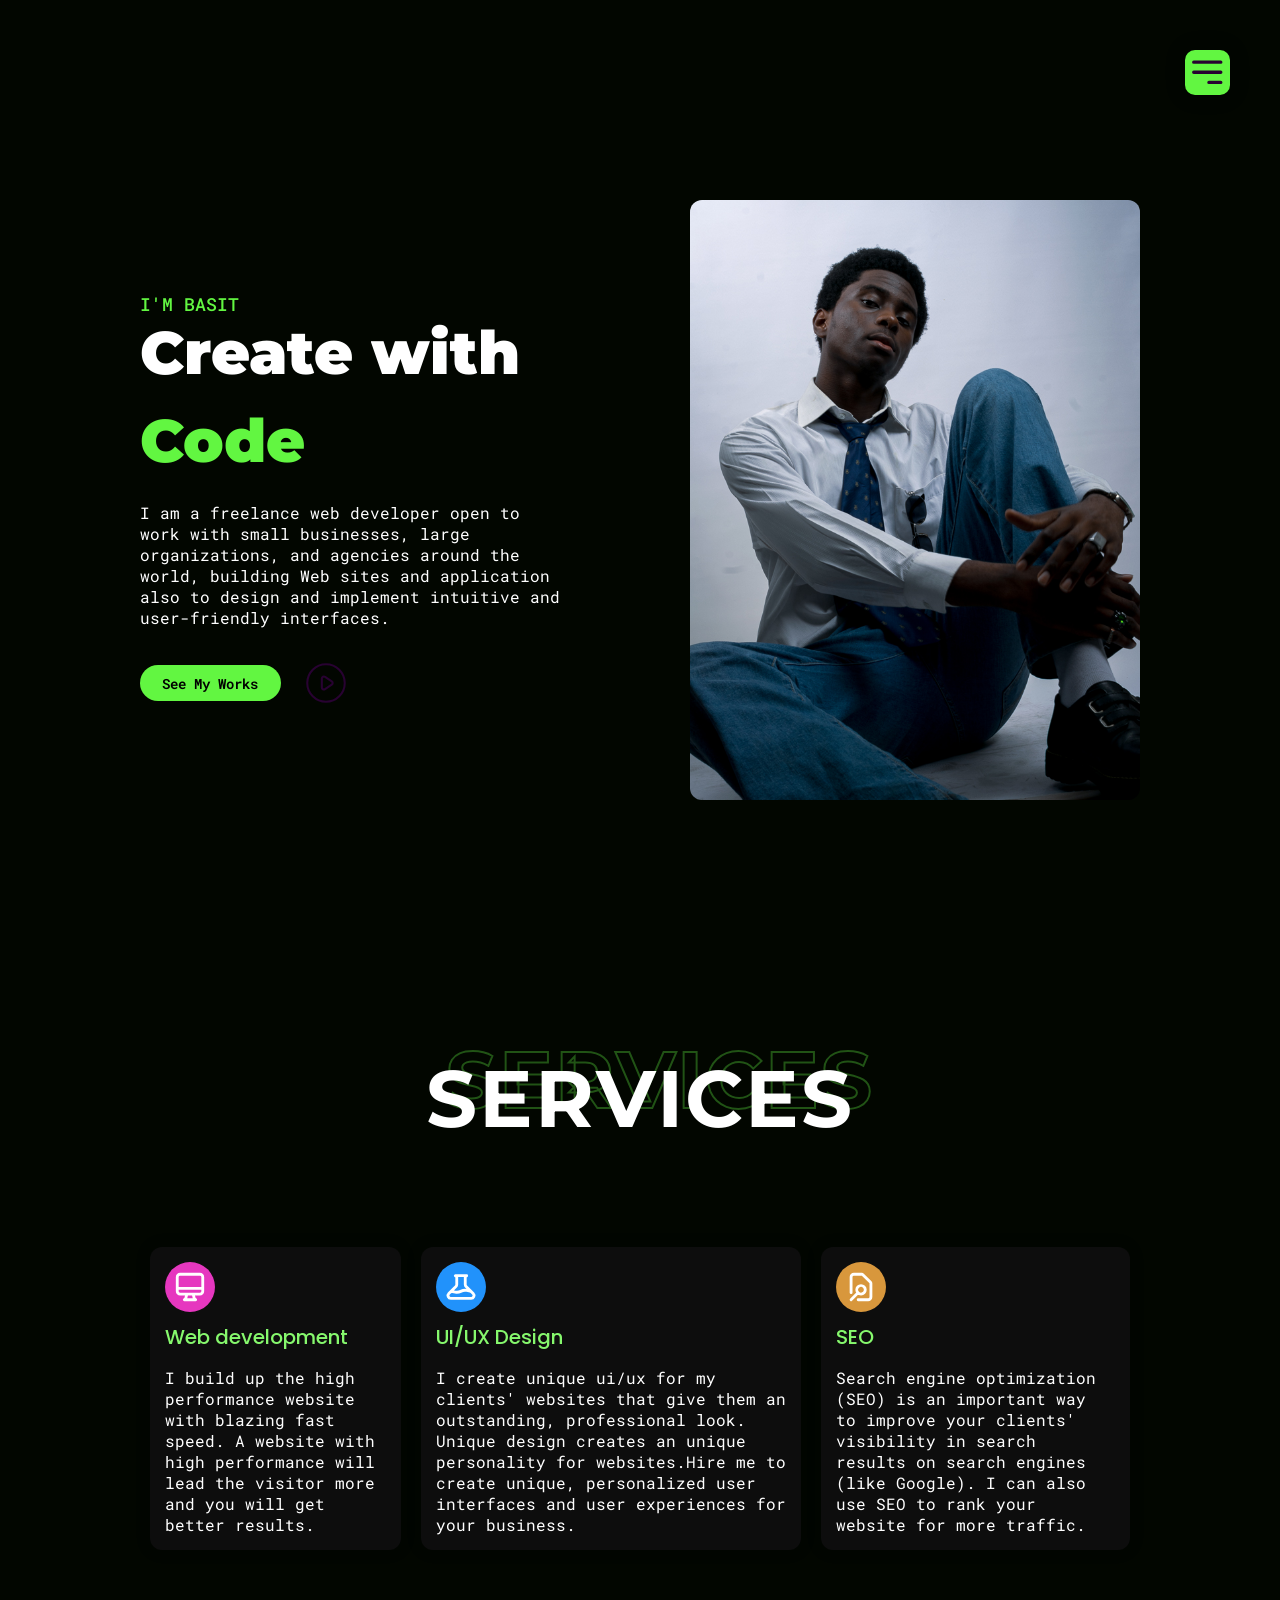
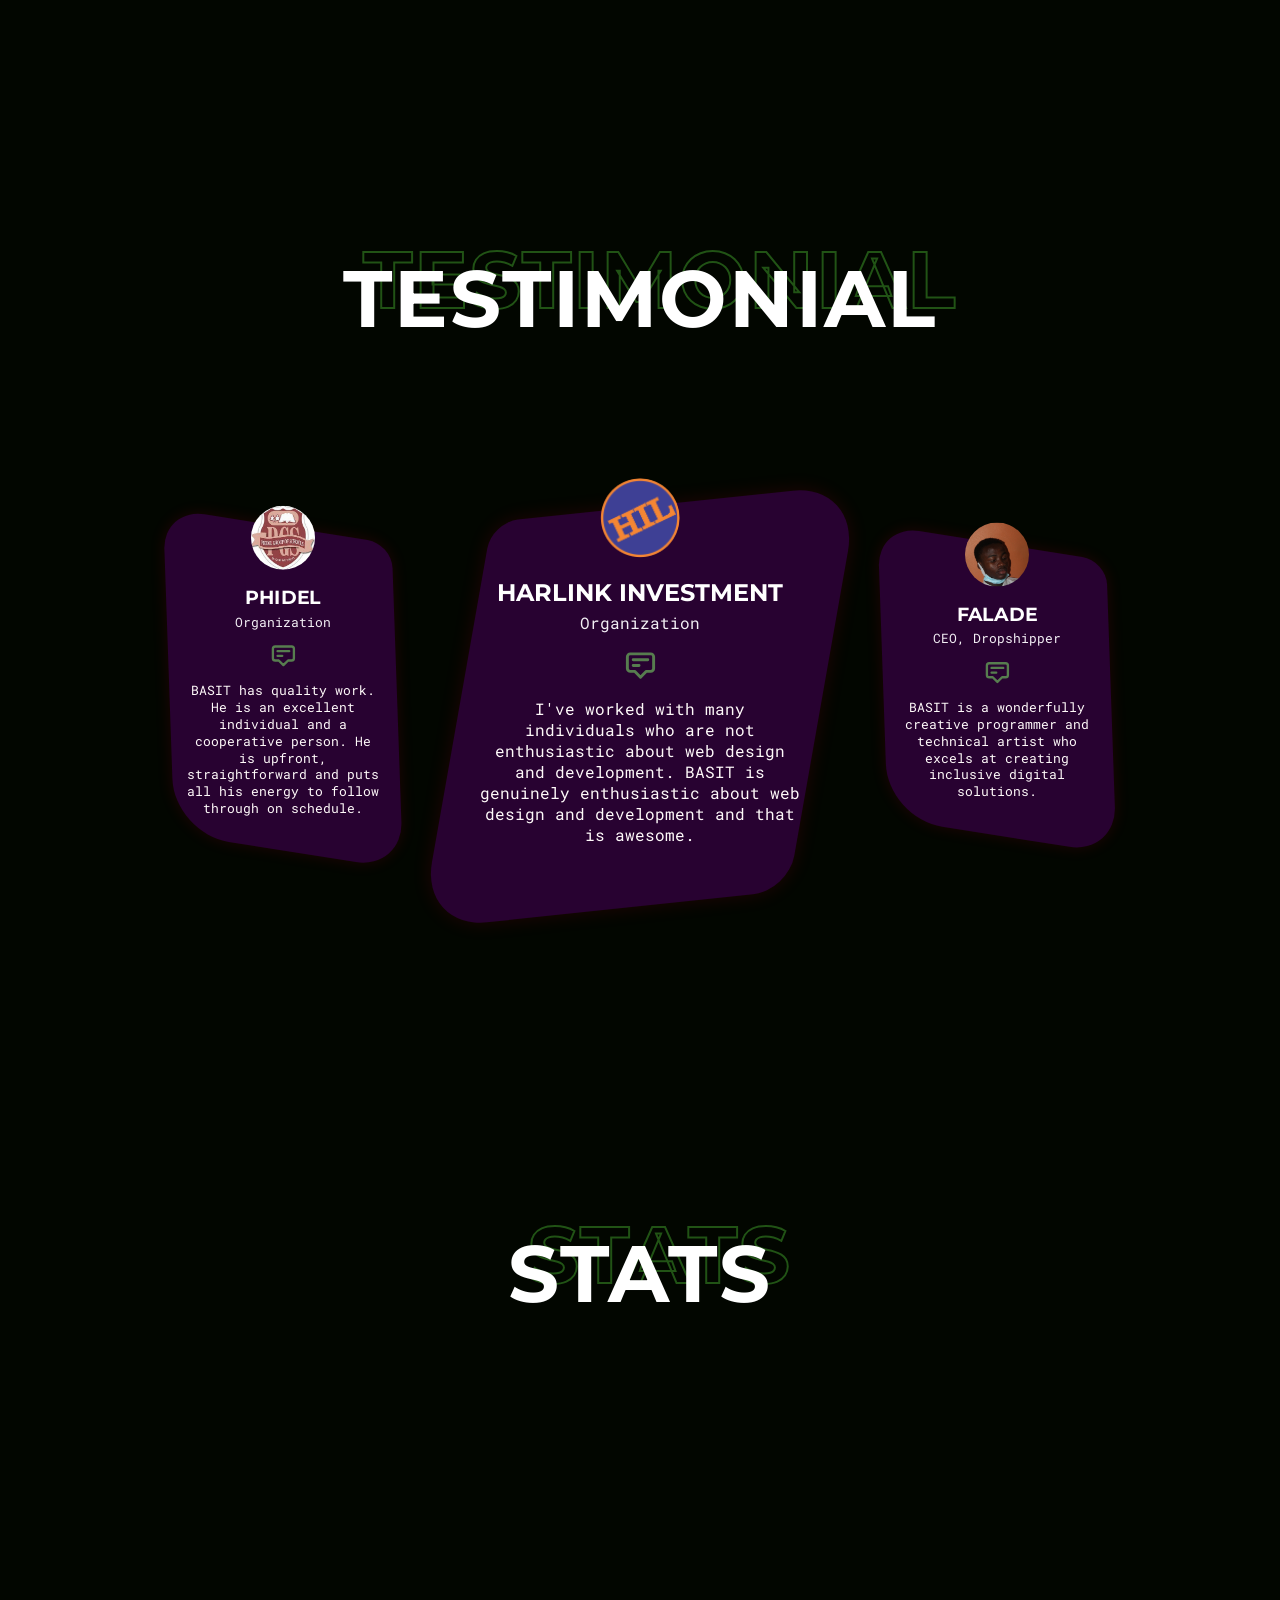
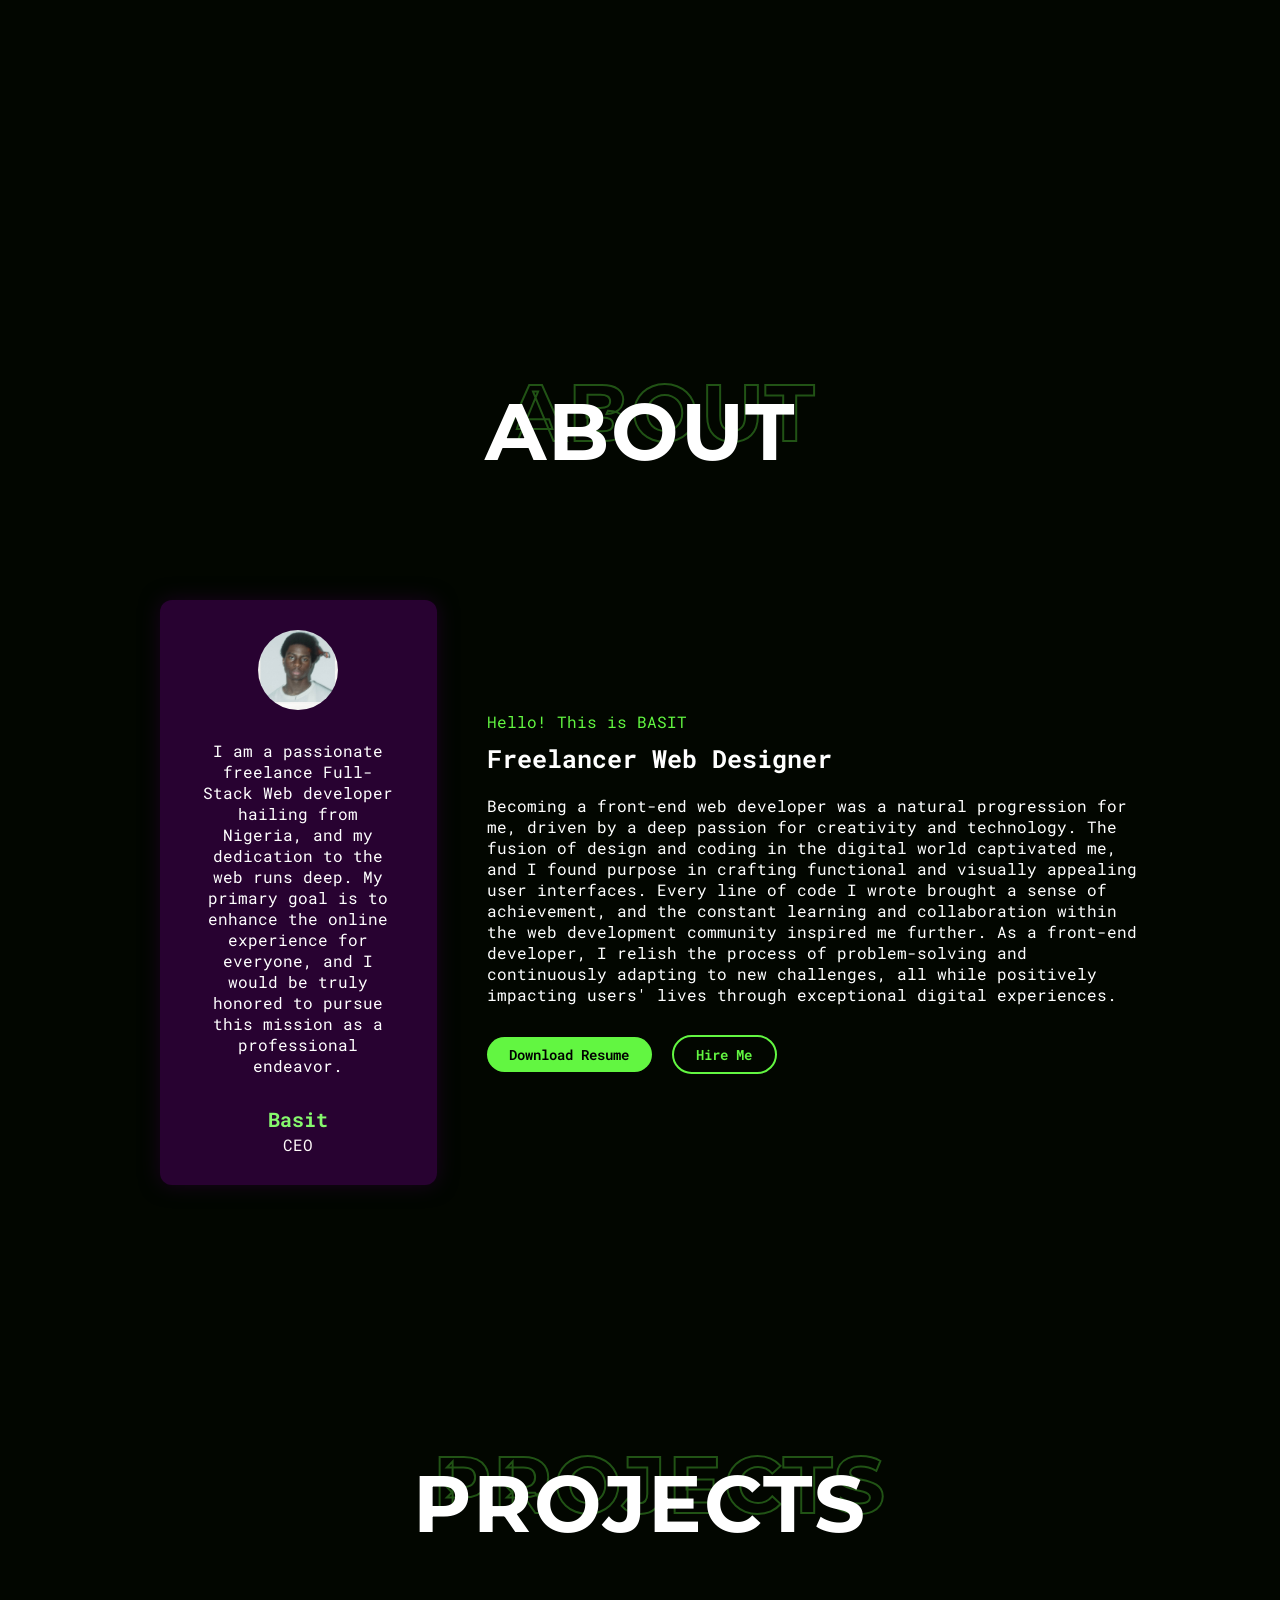
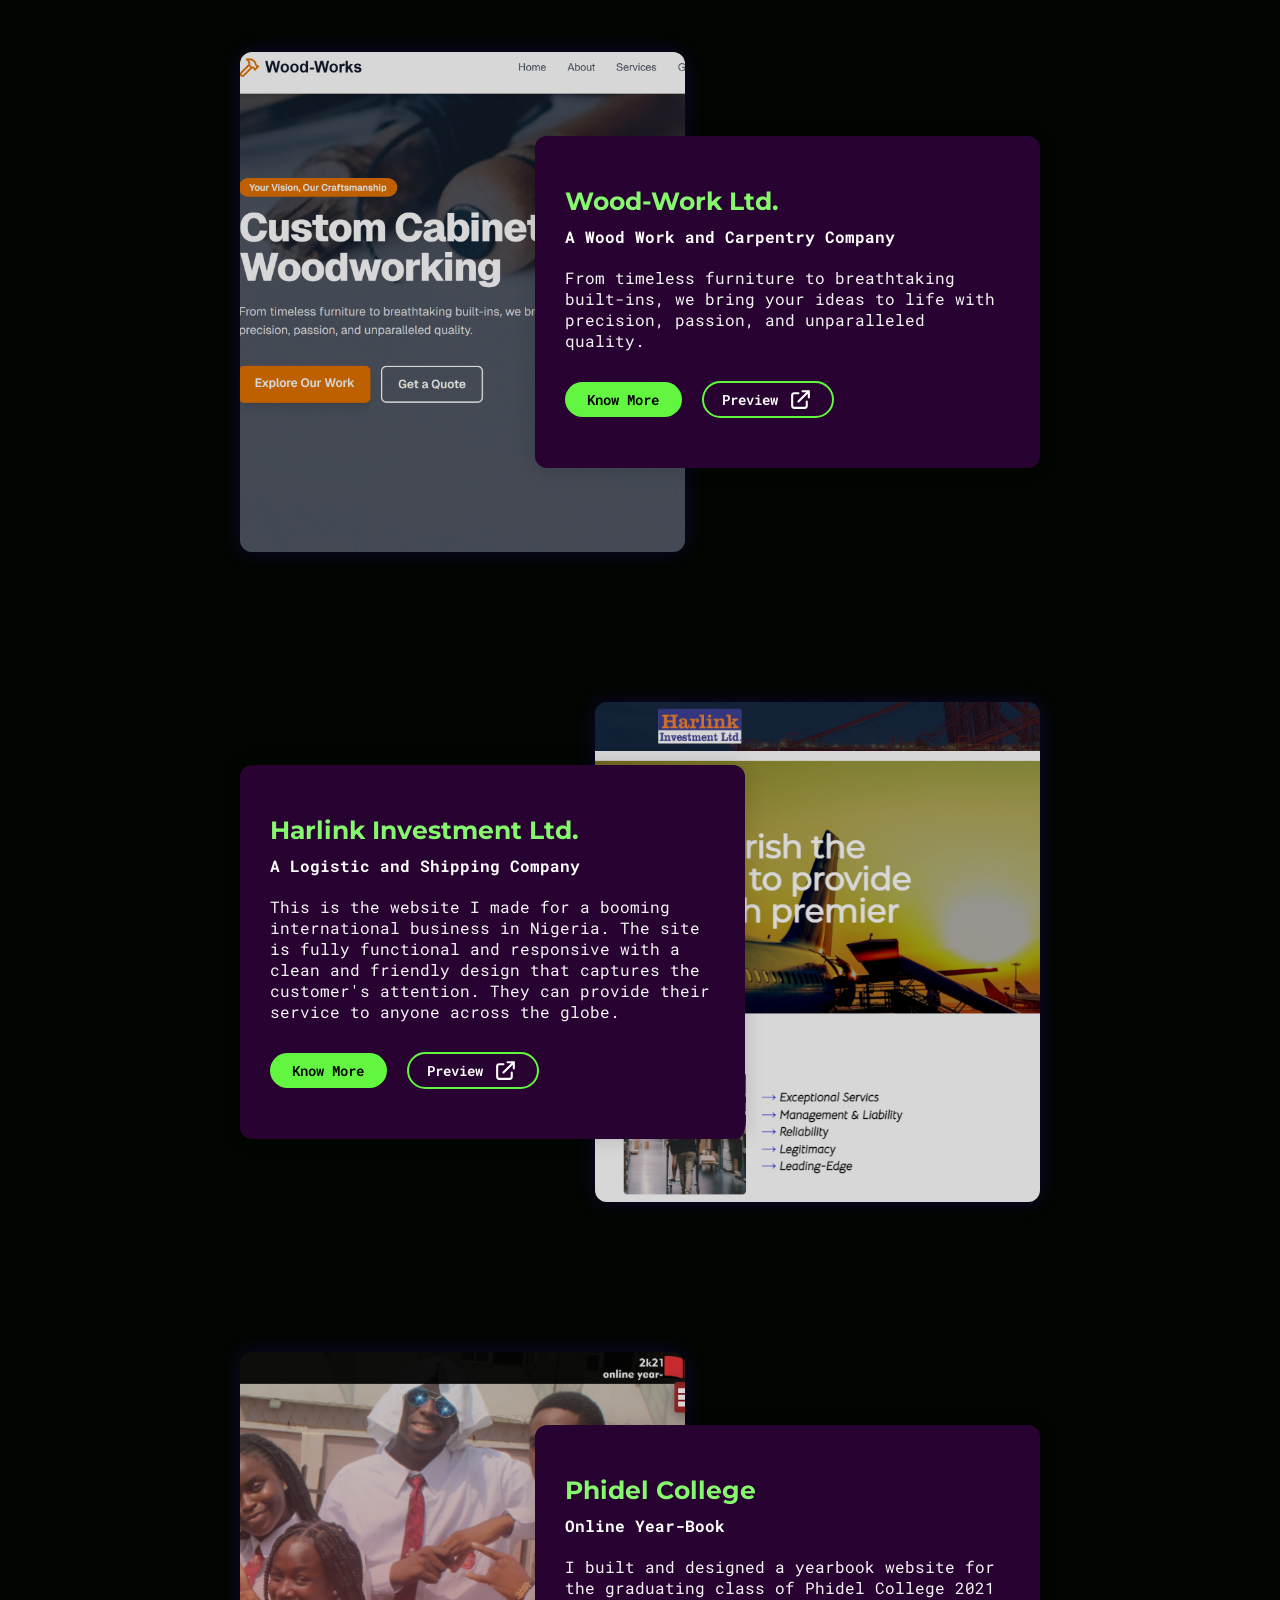
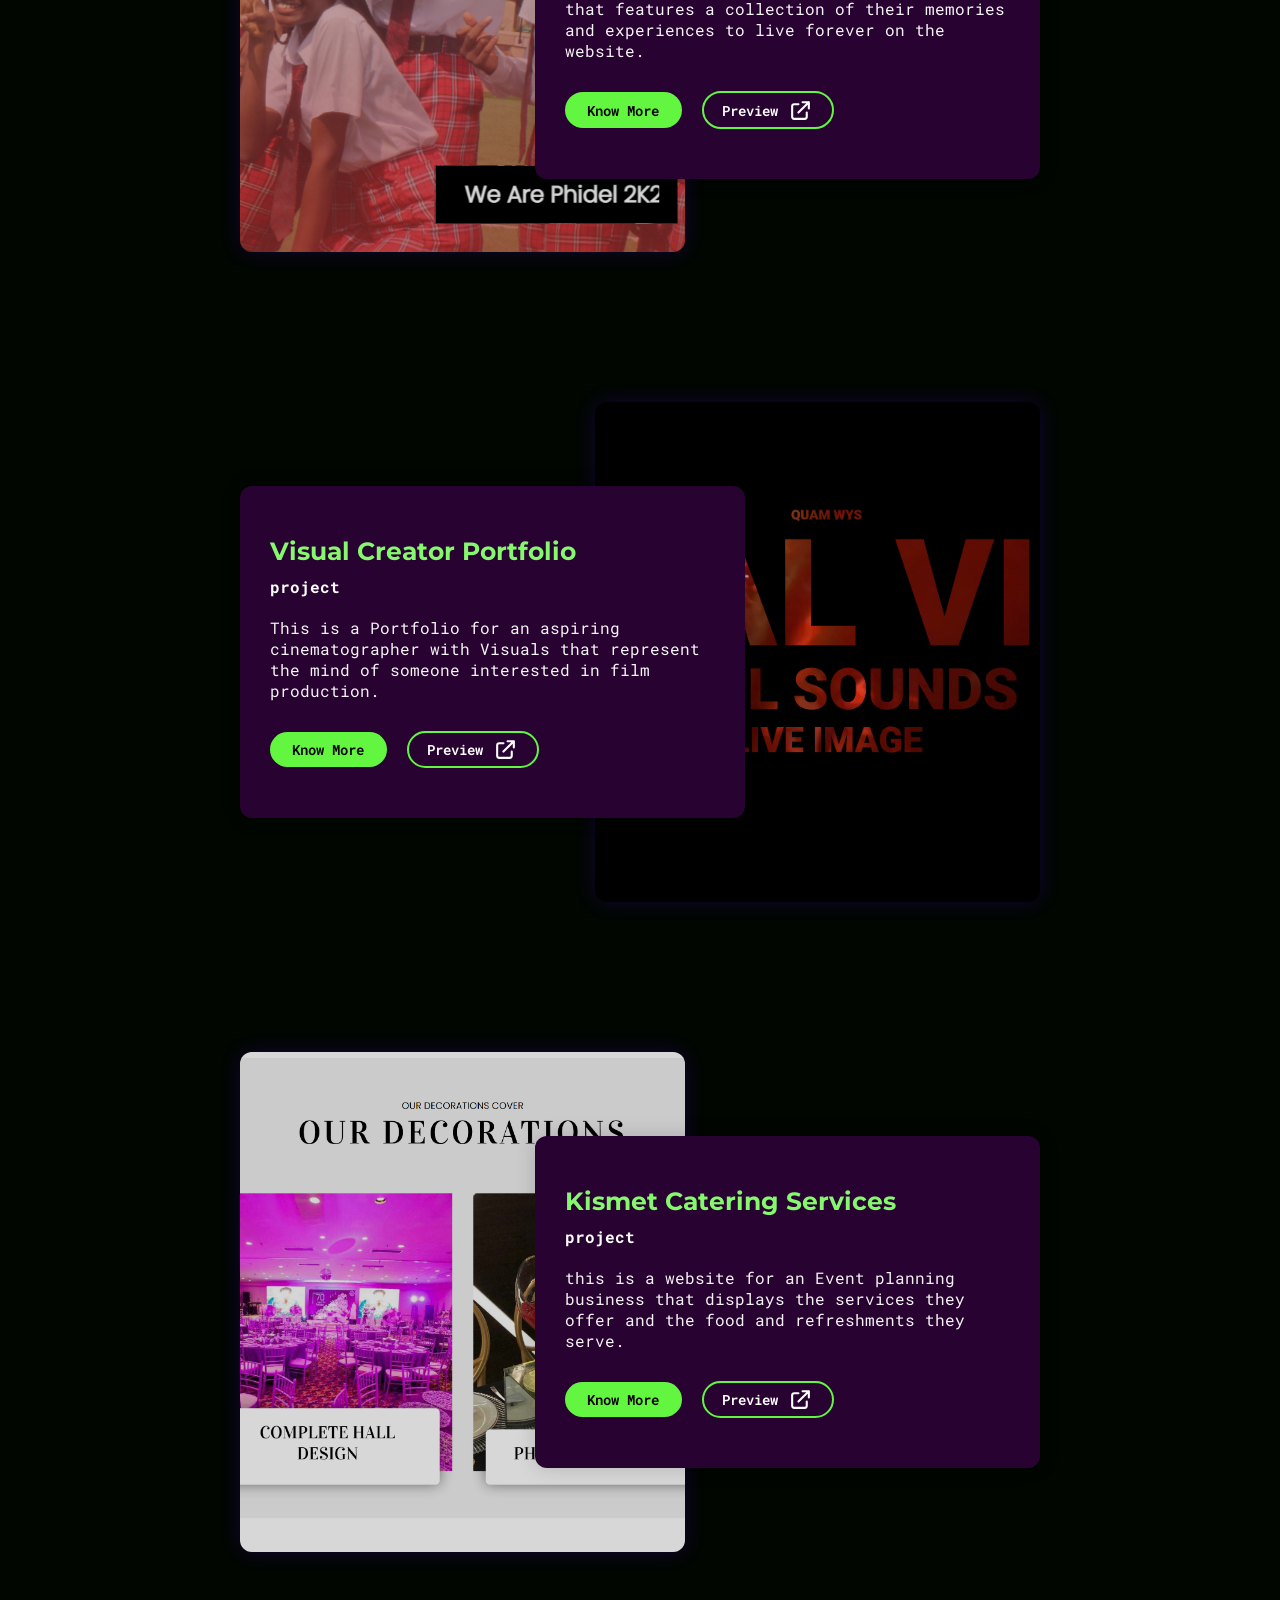
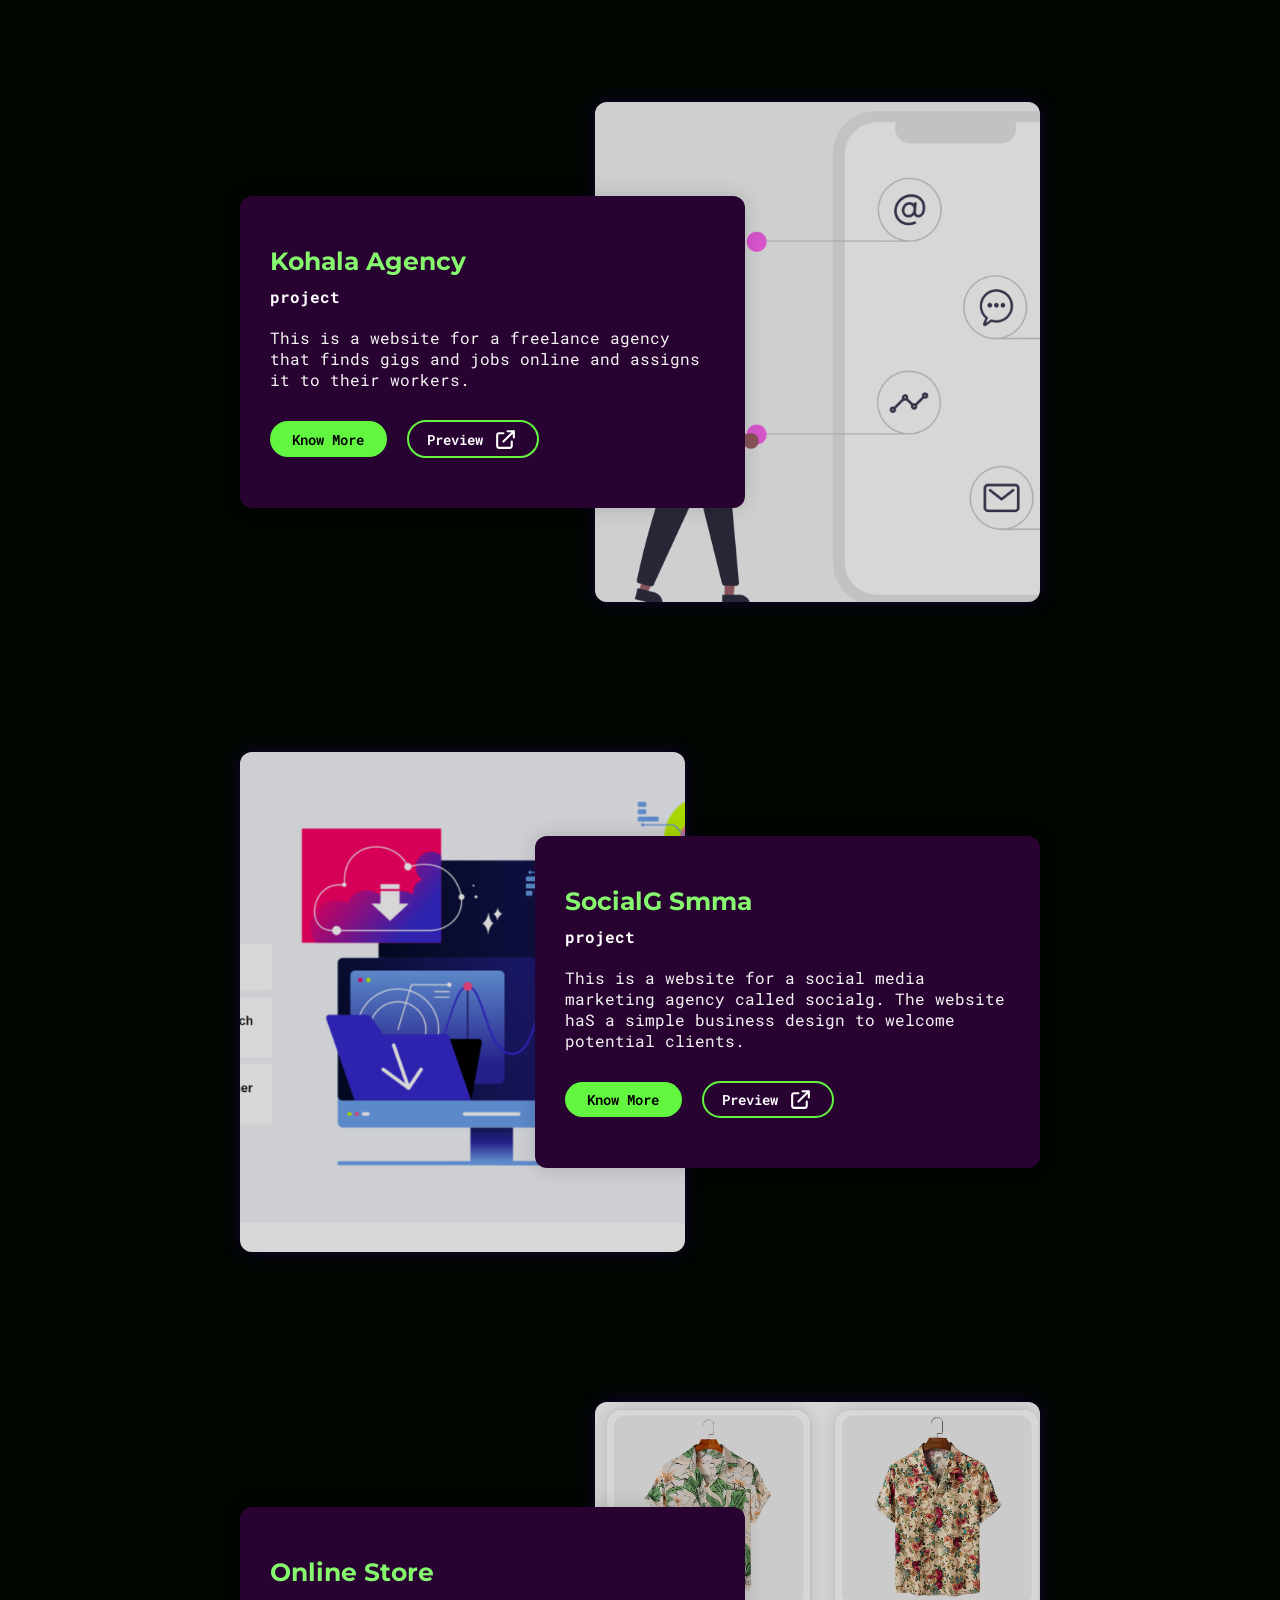
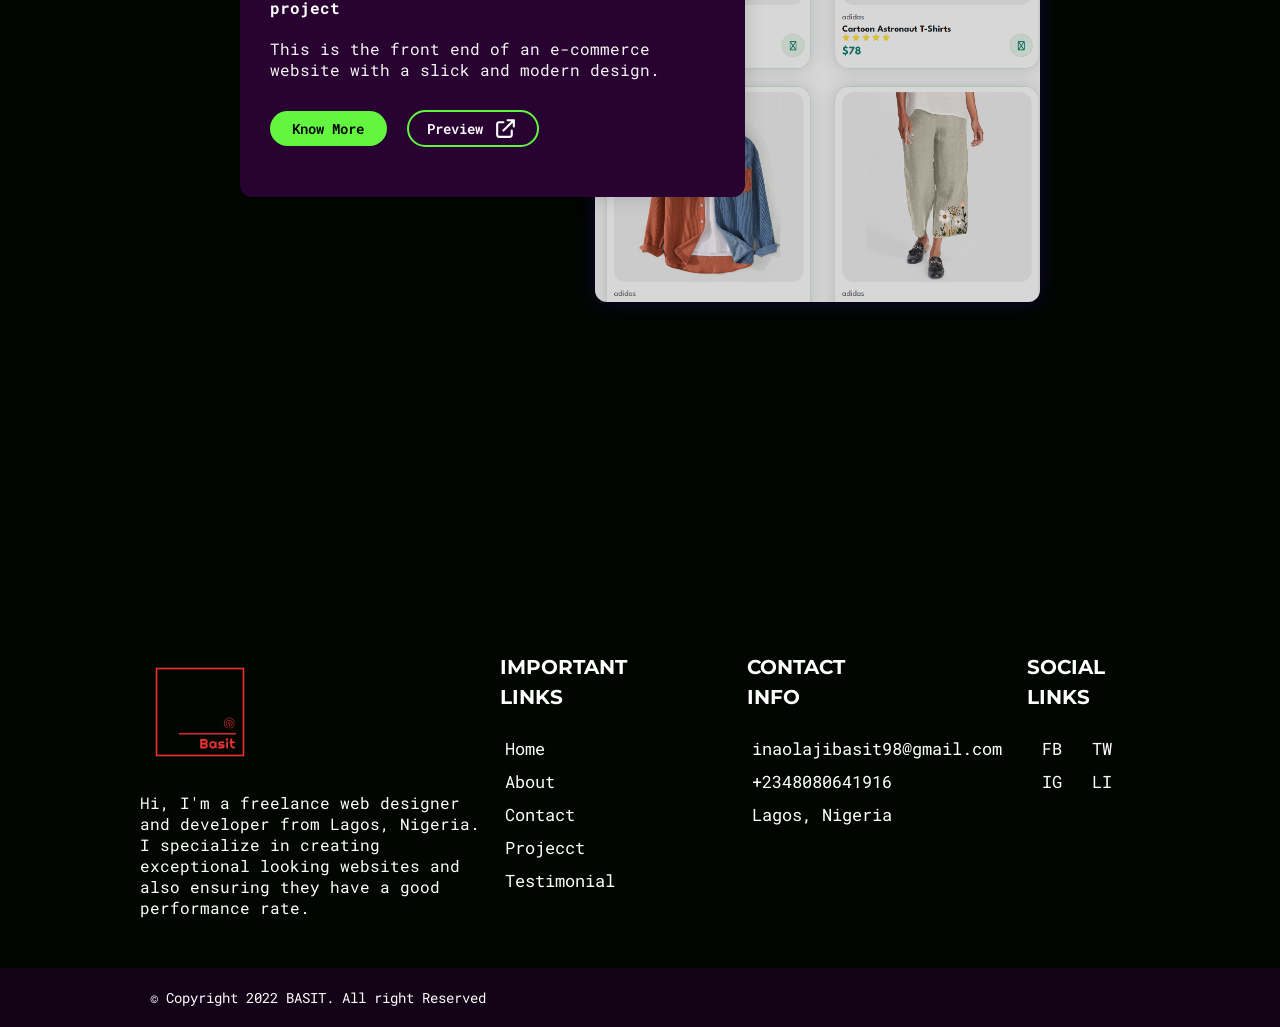
<file: index.html>
<html lang="en">
<head>
    <meta charset="UTF-8">
    <meta http-equiv="X-UA-Compatible" content="IE=edge">
    <meta name="viewport" content="width=device-width, initial-scale=1.0">
    <link rel="stylesheet" href="https://cdnjs.cloudflare.com/ajax/libs/font-awesome/6.1.1/css/all.min.css"/>
    <title>Basit - Portfolio</title>
    <link rel="stylesheet" href="styles.css">
    <link rel="icon" href="./image/favicon.ico" type="image/x-icon">
    <link rel="stylesheet" href="https://unpkg.com/aos@next/dist/aos.css" />
</head>
<body>
    <!-- scroll to top -->
    <div class="scroll-top">
        <svg xmlns="http://www.w3.org/2000/svg" class="h-6 w-6" fill="none" viewBox="0 0 24 24" stroke="currentColor" stroke-width="2">
            <path stroke-linecap="round" stroke-linejoin="round" d="M9 11l3-3m0 0l3 3m-3-3v8m0-13a9 9 0 110 18 9 9 0 010-18z" />
          </svg>
    </div>
    <!-- end scroll to top  -->

    <!-- navigation section  -->
    <section id="navigation" >
        <div class="nav-icon">
            <svg xmlns="http://www.w3.org/2000/svg" class="h-6 w-6" fill="none" viewBox="0 0 24 24" stroke="currentColor" stroke-width="2">
                <path stroke-linecap="round" stroke-linejoin="round" d="M4 6h16M4 12h16m-7 6h7" />
              </svg>
        </div>
    </section>
    <section id="nav-content">
        <div class="close-btn">
            <svg xmlns="http://www.w3.org/2000/svg" class="h-6 w-6" fill="none" viewBox="0 0 24 24" stroke="currentColor" stroke-width="2 ">
                <path stroke-linecap="round" stroke-linejoin="round" d="M10 14l2-2m0 0l2-2m-2 2l-2-2m2 2l2 2m7-2a9 9 0 11-18 0 9 9 0 0118 0z" />
              </svg>
        </div>
        <div class="wrapper">
            <h2 class="section-heading" data-outline="Menu">Menu</h2>
            <nav>
                <ul>
                    <li><a data-text="Home" href="./index.html#hero">Home</a></li>
                    <li><a data-text="About" href="./index.html#about">About</a></li>
                    <li><a data-text="Projects" href="./index.html#projects">Projects</a></li>
                    <li><a data-text="Testimonials" href="./index.html#testimonial">Testimonials</a></li>
                    <li><a data-text="Contact" href="./contact.html">Contact</a></li>
                </ul>
            </nav>
        </div> 
    </section>
    <!-- end navigation section  -->

    <!-- hero section -->
    <section id="hero" >
        <div class="container">
            <div class="left">
                <p class="subheading" >
                    I'm BASIT
                </p>
                <h2 class="heading">
                    <div class="wrapper"><span>Create</span></div>
                    <div class="wrapper"><span>with</span></div>
                    <div class="wrapper"><span class="extra">Code</span></div>
                </h2>
                <p class="desc">I am a freelance web developer open to work with small businesses, large organizations, and agencies around the world, building Web sites and application also to design and implement intuitive and user-friendly interfaces. </p>
                <div class="buttons">
                    <a href="#projects" class="primary-btn">See My Works</a>
                    <!-- <a href="#"> <i class="fa-regular fa-circle-play"></i></a> -->
                    <a href="#"><svg xmlns="http://www.w3.org/2000/svg" class="h-6 w-6" fill="none" viewBox="0 0 24 24" stroke="currentColor" stroke-width="1">
                        <path stroke-linecap="round" stroke-linejoin="round" d="M14.752 11.168l-3.197-2.132A1 1 0 0010 9.87v4.263a1 1 0 001.555.832l3.197-2.132a1 1 0 000-1.664z" />
                        <path stroke-linecap="round" stroke-linejoin="round" d="M21 12a9 9 0 11-18 0 9 9 0 0118 0z" />
                      </svg></a>
                </div>
            </div>
            <div class="right">
                <img src="./image/4.jpg" alt="basit">
            </div>
        </div>
    </section>
    <!-- hero section end -->
    
    <!-- service section  -->
    <section id="services">
        <div class="container">
            <h2 class="section-heading" data-outline="Services" >Services</h2>
            <div class="all-items">
                <div class="items">
                    <div class="icon"> 
                        <svg xmlns="http://www.w3.org/2000/svg" class="h-6 w-6" fill="none" viewBox="0 0 24 24" stroke="currentColor" stroke-width="2">
                        <path stroke-linecap="round" stroke-linejoin="round" d="M9.75 17L9 20l-1 1h8l-1-1-.75-3M3 13h18M5 17h14a2 2 0 002-2V5a2 2 0 00-2-2H5a2 2 0 00-2 2v10a2 2 0 002 2z" />
                      </svg> 
                    </div>
                    <h3 class="item-heading">Web development</h3>
                    <p class="item-desc">
                        I build up the high performance website with blazing fast speed. A website with high performance will lead the visitor more and you will get better results.
                    </p>
                </div>

                <div class="items">
                    <div class="icon"> 
                        <svg xmlns="http://www.w3.org/2000/svg" class="h-6 w-6" fill="none" viewBox="0 0 24 24" stroke="currentColor" stroke-width="2">
                            <path stroke-linecap="round" stroke-linejoin="round" d="M19.428 15.428a2 2 0 00-1.022-.547l-2.387-.477a6 6 0 00-3.86.517l-.318.158a6 6 0 01-3.86.517L6.05 15.21a2 2 0 00-1.806.547M8 4h8l-1 1v5.172a2 2 0 00.586 1.414l5 5c1.26 1.26.367 3.414-1.415 3.414H4.828c-1.782 0-2.674-2.154-1.414-3.414l5-5A2 2 0 009 10.172V5L8 4z" />
                          </svg> 
                    </div>
                    <h3 class="item-heading">UI/UX Design</h3>
                    <p class="item-desc">
                        I create unique ui/ux for my clients' websites that give them an outstanding, professional look. Unique design creates an unique personality for websites.Hire me to create unique, personalized user interfaces and user experiences for your business.
                    </p>
                </div>

                <div class="items">
                    <div class="icon"> 
                        <svg xmlns="http://www.w3.org/2000/svg" class="h-6 w-6" fill="none" viewBox="0 0 24 24" stroke="currentColor" stroke-width="2">
                            <path stroke-linecap="round" stroke-linejoin="round" d="M10 21h7a2 2 0 002-2V9.414a1 1 0 00-.293-.707l-5.414-5.414A1 1 0 0012.586 3H7a2 2 0 00-2 2v11m0 5l4.879-4.879m0 0a3 3 0 104.243-4.242 3 3 0 00-4.243 4.242z" />
                        </svg> 
                    </div>
                    <h3 class="item-heading">SEO</h3>
                    <p class="item-desc">
                        Search engine optimization (SEO) is an important way to improve your clients' visibility in search results on search engines (like Google). I can also use SEO to rank your website for more traffic.
                    </p>
                </div>
            </div>
        </div>
    </section>
    <!-- end service section  -->

    <!-- testimonials section  -->
    <section id="testimonial">
        <div class="container">
            <h1 class="section-heading" data-outline="Testimonial" >Testimonial</h1>
            <div class="all-items">
                <div class="items">
                    <div class="img">
                        <img src="./image/phidel.jpg" alt="">
                    </div>
                        <h3 class="testimonial-heading">Phidel</h3>
                        <p class="testimonial-subheading">Organization</p>
                    <div class="icon">
                        <svg xmlns="http://www.w3.org/2000/svg" class="h-6 w-6" fill="none" viewBox="0 0 24 24" stroke="currentColor" stroke-width="2">
                        <path stroke-linecap="round" stroke-linejoin="round" d="M7 8h10M7 12h4m1 8l-4-4H5a2 2 0 01-2-2V6a2 2 0 012-2h14a2 2 0 012 2v8a2 2 0 01-2 2h-3l-4 4z" />
                        </svg>
                    </div>
                    <p class="testiomnial-desc">
                        BASIT has quality work. He is an excellent individual and a cooperative person. He is upfront, straightforward and puts all his energy to follow through on schedule.
                    </p>
                </div>
                <div class="items">
                    <div class="img">
                        <img src="./image/Harlink.jpg" alt="">
                    </div>
                        <h3 class="testimonial-heading">Harlink Investment</h3>
                        <p class="testimonial-subheading">Organization</p>
                    <div class="icon">
                        <svg xmlns="http://www.w3.org/2000/svg" class="h-6 w-6" fill="none" viewBox="0 0 24 24" stroke="currentColor" stroke-width="2">
                        <path stroke-linecap="round" stroke-linejoin="round" d="M7 8h10M7 12h4m1 8l-4-4H5a2 2 0 01-2-2V6a2 2 0 012-2h14a2 2 0 012 2v8a2 2 0 01-2 2h-3l-4 4z" />
                        </svg>
                    </div>
                    <p class="testiomnial-desc">
                        I've worked with many individuals who are not enthusiastic about web design and development. BASIT is genuinely enthusiastic about web design and development and that is awesome.
                    </p>
                </div>
                <div class="items">
                    <div class="img">
                        <img src="./image/falade.jpg" alt="">
                    </div>
                        <h3 class="testimonial-heading">Falade</h3>
                        <p class="testimonial-subheading">CEO, Dropshipper</p>
                    <div class="icon">
                        <svg xmlns="http://www.w3.org/2000/svg" class="h-6 w-6" fill="none" viewBox="0 0 24 24" stroke="currentColor" stroke-width="2">
                        <path stroke-linecap="round" stroke-linejoin="round" d="M7 8h10M7 12h4m1 8l-4-4H5a2 2 0 01-2-2V6a2 2 0 012-2h14a2 2 0 012 2v8a2 2 0 01-2 2h-3l-4 4z" />
                        </svg>
                    </div>
                    <p class="testiomnial-desc">
                        BASIT is a wonderfully creative programmer and technical artist who excels at creating inclusive digital solutions.
                    </p>
                </div>
            </div>
        </div>
    </section>
    <!-- testimonials section end  -->

    <!-- stats section -->
    <section id="stats">
        <div class="container">
            <h2 class="section-heading" data-outline="Stats" >Stats</h2>
        </div>
        <div class="all-items">
            <div data-aos="fade-up" class="items">
                <h2 class="number">9+</h2>
                <h3 class="stats-sub-heading">Completed Projects</h3>
                <p>I have experience of working on more than 9 projects. I know how to make things . Making high performance website is my specialty.</p>
            </div><div data-aos="fade-left"  class="items">
                <h2 class="number">3+</h2>
                <h3 class="stats-sub-heading">Years Experiences</h3>
                <p>I have 3 years experience in designing, updating and maintaining websites. Need a Fully-functional and beautiful website? Get in touch below.</p>
            </div>
            <div data-aos="fade-right"  class="items">
                <h2 class="number">10+</h2>
                <h3 class="stats-sub-heading">Satisfied Clients</h3>
                <p>I have worked with more than 10 clients. I try to complete a job before the deadline and I always work to have my clients satisfied.  </p>
            </div>
        </div>
    </section>
    <!-- End stats section -->

    <!-- About section  -->
    <section id="about">
        <div class="container">
            <h2 class="section-heading" data-outline="About" >About</h2>
            <div class="wrapper">
                <div class="left">
                    <div class="card">
                        <div class="img">
                            <img src="./image/5.jpg" alt="">
                        </div>
                        <p class="card-desc">I am a passionate freelance Full-Stack Web developer hailing from Nigeria, and my dedication to the web runs deep. My primary goal is to enhance the online experience for everyone, and I would be truly honored to pursue this mission as a professional endeavor.</p>
                        <h3 class="card-name">Basit</h3>
                        <p class="card-sub-title">CEO</p>
                    </div>
                </div>
                <div class="right">
                    <p class="subheading">Hello! This is BASIT</p>
                    <h2 class="slogan">Freelancer Web Designer</h2>
                    <p class="right-text">Becoming a front-end web developer was a natural progression for me, driven by a deep passion for creativity and technology. The fusion of design and coding in the digital world captivated me, and I found purpose in crafting functional and visually appealing user interfaces. Every line of code I wrote brought a sense of achievement, and the constant learning and collaboration within the web development community inspired me further. As a front-end developer, I relish the process of problem-solving and continuously adapting to new challenges, all while positively impacting users' lives through exceptional digital experiences. </p>
                    <div class="buttons">
                        <a href="./resume.txt" download class="primary-btn" > Download Resume </a>
                        <a href="./contact.html" class="primary-btn outline " > Hire Me </a>
                    </div>
                </div>
            </div>
        </div>
    </section>
    <!-- End About section  -->

    <!-- project section  -->
    <section id="projects">
        <div class="container">
            <h2 class="section-heading" data-outline="Projects" >Projects</h2>
            <div class="all-items">

                <div class="items">
                    <div class="left">
                        <div class="img"><img src="./image/woodwork.jpg" alt="project"></div>
                    </div>
                    <div class="right">
                        <h2 class="project-title">Wood-Work Ltd.</h2>
                        <h3 class="project-sub-title">A Wood Work and Carpentry Company</h3>
                        <p class="project-desc">From timeless furniture to breathtaking built-ins, we bring your ideas to life with precision, passion, and unparalleled quality.</p>
                        <div class="buttons">
                            <a href="project-details.html?id=woodwork" class="primary-btn">Know More</a>
                            <a href="https://wood-work0.netlify.app/" target="_blank" class="primary-btn outline external-link "><span>Preview</span> 
                                <svg xmlns="http://www.w3.org/2000/svg" class="h-6 w-6" fill="none" viewBox="0 0 24 24" stroke="currentColor" stroke-width="2">
                                    <path stroke-linecap="round" stroke-linejoin="round" d="M10 6H6a2 2 0 00-2 2v10a2 2 0 002 2h10a2 2 0 002-2v-4M14 4h6m0 0v6m0-6L10 14" />
                                  </svg> 
                            </a>
                        </div>
                    </div>
                </div>

                <div class="items">
                    <div class="left">
                        <div class="img"><img src="./image/harlink work.jpg" alt="project"></div>
                    </div>
                    <div class="right">
                        <h2 class="project-title">Harlink Investment Ltd.</h2>
                        <h3 class="project-sub-title">A Logistic and Shipping Company</h3>
                        <p class="project-desc">This is the website I made for a booming international business in Nigeria. The site is fully functional and responsive with a clean and friendly design that captures the customer's attention. They can provide their service to anyone across the globe.</p>
                        <div class="buttons">
                            <a href="project-details.html?id=harlink" class="primary-btn">Know More</a>
                            <a href="https://inaolajibasit.github.io/HarlinkInvestment/" target="_blank" class="primary-btn outline external-link "><span>Preview</span> 
                                <svg xmlns="http://www.w3.org/2000/svg" class="h-6 w-6" fill="none" viewBox="0 0 24 24" stroke="currentColor" stroke-width="2">
                                    <path stroke-linecap="round" stroke-linejoin="round" d="M10 6H6a2 2 0 00-2 2v10a2 2 0 002 2h10a2 2 0 002-2v-4M14 4h6m0 0v6m0-6L10 14" />
                                  </svg> 
                            </a>
                        </div>
                    </div>
                </div>

                <div class="items">
                    <div class="left">
                        <div class="img"><img src="./image/phidel work.jpg" alt="project"></div>
                    </div>
                    <div class="right">
                        <h2 class="project-title">Phidel College</h2>
                        <h3 class="project-sub-title">Online Year-Book</h3>
                        <p class="project-desc"> I built and designed a yearbook website for the graduating class of Phidel College 2021 that features a collection of their memories and experiences to live forever on the website.</p>
                        <div class="buttons">
                            <a href="project-details.html?id=phidel" class="primary-btn">Know More</a>
                            <a href="http://set21.phidelgroupofschools.com/" target="blank" class="primary-btn outline external-link "><span>Preview</span> 
                                <svg xmlns="http://www.w3.org/2000/svg" class="h-6 w-6" fill="none" viewBox="0 0 24 24" stroke="currentColor" stroke-width="2">
                                    <path stroke-linecap="round" stroke-linejoin="round" d="M10 6H6a2 2 0 00-2 2v10a2 2 0 002 2h10a2 2 0 002-2v-4M14 4h6m0 0v6m0-6L10 14" />
                                  </svg>
                            </a>
                        </div>
                    </div>
                </div>

                <div class="items">
                    <div class="left">
                        <div class="img"><img src="./image/p1.png" alt="project"></div>
                    </div>
                    <div class="right">
                        <h2 class="project-title">Visual Creator Portfolio</h2>
                        <h3 class="project-sub-title">project</h3>
                        <p class="project-desc">This is a Portfolio for an aspiring cinematographer with Visuals that represent the mind of someone interested in film production.</p>
                        <div class="buttons">
                            <a href="project-details.html?id=visuals" class="primary-btn">Know More</a>
                            <a href="https://heroic-cheesecake-aa5b03.netlify.app" target="blank" class="primary-btn outline external-link "><span>Preview</span> 
                                <svg xmlns="http://www.w3.org/2000/svg" class="h-6 w-6" fill="none" viewBox="0 0 24 24" stroke="currentColor" stroke-width="2">
                                    <path stroke-linecap="round" stroke-linejoin="round" d="M10 6H6a2 2 0 00-2 2v10a2 2 0 002 2h10a2 2 0 002-2v-4M14 4h6m0 0v6m0-6L10 14" />
                                  </svg>
                            </a>
                        </div>
                    </div>
                </div>

                <div class="items">
                    <div class="left">
                        <div class="img"><img src="./image/p2.png" alt="project"></div>
                    </div>
                    <div class="right">
                        <h2 class="project-title">Kismet Catering Services</h2>
                        <h3 class="project-sub-title">project</h3>
                        <p class="project-desc"> this is a website for an Event planning business that displays the services they offer and the food and refreshments they serve.</p>
                        <div class="buttons">
                            <a href="project-details.html?id=kismet" class="primary-btn">Know More</a>
                            <a href="https://kismetcakes.netlify.app" target="blank" class="primary-btn outline external-link "><span>Preview</span> 
                                <svg xmlns="http://www.w3.org/2000/svg" class="h-6 w-6" fill="none" viewBox="0 0 24 24" stroke="currentColor" stroke-width="2">
                                    <path stroke-linecap="round" stroke-linejoin="round" d="M10 6H6a2 2 0 00-2 2v10a2 2 0 002 2h10a2 2 0 002-2v-4M14 4h6m0 0v6m0-6L10 14" />
                                  </svg>
                            </a>
                        </div>
                    </div>
                </div>
                <div class="items">
                    <div class="left">
                        <div class="img"><img src="./image/p3.png" alt="project"></div>
                    </div>
                    <div class="right">
                        <h2 class="project-title">Kohala Agency</h2>
                        <h3 class="project-sub-title">project</h3>
                        <p class="project-desc"> This is a website for a freelance agency that finds gigs and jobs online and assigns it to their workers.  </p>
                        <div class="buttons">
                            <a href="project-details.html?id=kohala" class="primary-btn">Know More</a>
                            <a href="https://kohala.netlify.app" target="blank" class="primary-btn outline external-link "><span>Preview</span> 
                                <svg xmlns="http://www.w3.org/2000/svg" class="h-6 w-6" fill="none" viewBox="0 0 24 24" stroke="currentColor" stroke-width="2">
                                    <path stroke-linecap="round" stroke-linejoin="round" d="M10 6H6a2 2 0 00-2 2v10a2 2 0 002 2h10a2 2 0 002-2v-4M14 4h6m0 0v6m0-6L10 14" />
                                  </svg>
                            </a>
                        </div>
                    </div>
                </div>
                <div class="items">
                    <div class="left">
                        <div class="img"><img src="./image/p4.png" alt="project"></div>
                    </div>
                    <div class="right">
                        <h2 class="project-title">SocialG Smma</h2>
                        <h3 class="project-sub-title">project</h3>
                        <p class="project-desc">This is a website for a social media marketing agency called socialg. The website haS a simple business design to welcome potential clients.</p>
                        <div class="buttons">
                            <a href="project-details.html?id=socialg" class="primary-btn">Know More</a>
                            <a href="https://socialg.netlify.app" target="blank" class="primary-btn outline external-link "><span>Preview</span> 
                                <svg xmlns="http://www.w3.org/2000/svg" class="h-6 w-6" fill="none" viewBox="0 0 24 24" stroke="currentColor" stroke-width="2">
                                    <path stroke-linecap="round" stroke-linejoin="round" d="M10 6H6a2 2 0 00-2 2v10a2 2 0 002 2h10a2 2 0 002-2v-4M14 4h6m0 0v6m0-6L10 14" />
                                  </svg>
                            </a>
                        </div>
                    </div>
                </div>
                <div class="items">
                    <div class="left">
                        <div class="img"><img src="./image/p5.png" alt="project"></div>
                    </div>
                    <div class="right">
                        <h2 class="project-title">Online Store</h2>
                        <h3 class="project-sub-title">project</h3>
                        <p class="project-desc">This is the front end of an e-commerce website with a slick and modern design.  </p>
                        <div class="buttons">
                            <a href="project-details.html?id=store" class="primary-btn">Know More</a>
                            <a href="https://stellar-lebkuchen-1de765.netlify.app" target="blank" class="primary-btn outline external-link "><span>Preview</span> 
                                <svg xmlns="http://www.w3.org/2000/svg" class="h-6 w-6" fill="none" viewBox="0 0 24 24" stroke="currentColor" stroke-width="2">
                                    <path stroke-linecap="round" stroke-linejoin="round" d="M10 6H6a2 2 0 00-2 2v10a2 2 0 002 2h10a2 2 0 002-2v-4M14 4h6m0 0v6m0-6L10 14" />
                                  </svg>
                            </a>
                        </div>
                    </div>
                </div>

                <!-- <div class="items">
                    <div class="left">
                        <div class="img"><img src="./image/project-3.jpg" alt="project"></div>
                    </div>
                    <div class="right">
                        <h2 class="project-title">Lorem ipsum dolor sit amet.</h2>
                        <h3 class="project-sub-title">Lorem ipsum dolor sit.</h3>
                        <p class="project-desc">Lorem ipsum dolor sit amet consectetur adipisicing elit. Est molestiae rerum ex fugit soluta! Excepturi distinctio obcaecati nisi molestiae. Accusantium ratione deleniti quo assumenda ab temporibus natus officiis, possimus vel!</p>
                        <div class="buttons">
                            <a href="#" class="primary-btn">Know More</a>
                            <a href="#" class="primary-btn outline external-link "><span>Preview</span> 
                                 <svg xmlns="http://www.w3.org/2000/svg" class="h-6 w-6" fill="none" viewBox="0 0 24 24" stroke="currentColor" stroke-width="2">
                                    <path stroke-linecap="round" stroke-linejoin="round" d="M10 6H6a2 2 0 00-2 2v10a2 2 0 002 2h10a2 2 0 002-2v-4M14 4h6m0 0v6m0-6L10 14" />
                                  </svg>
                            </a>
                        </div>
                    </div>
                </div> -->

            </div>
        </div>
    </section>
    <!-- end Project Section   -->

    <!-- Footer  Section -->
    <section id="footer">
        <div class="container">
            <footer>
                <div class="col-1">
                    <div class="logo">
                        <a href="#">
                            <img src="./image/logo.png" alt="logo">
                        </a>
                    </div>
                    <p>Hi, I'm a freelance web designer and developer from Lagos, Nigeria. I specialize in creating exceptional looking websites and also ensuring they have a good performance rate.</p>
                </div>
                <div class="col-2">
                    <h2 class="column-heading">Important <br> Links</h2>
                    <ul>
                        <li><a href="./index.html#hero">Home</a></li>
                        <li><a href="./index.html#about">About</a></li>
                        <li><a href="./contact.html">Contact</a></li>
                        <li><a href="./index.html#projects">Projecct</a></li>
                        <li><a href="./index.html#testimonial">Testimonial</a></li>
                    </ul>
                </div>
                <div class="col-3">
                    <h2 class="column-heading">Contact <br>Info</h2>
                    <ul>
                        <li><a href="mailto:inaolajibasit98@gmail.com">inaolajibasit98@gmail.com</a></li>
                        <li><a href="#">+2348080641916</a></li>
                        <li><a href="#">Lagos, Nigeria</a></li>
                    </ul>
                </div>
                <div class="col-4">
                    <h2 class="column-heading"> Social <br> Links</h2>
                    <ul>
                        <li><a href="#">FB</a></li>
                        <li><a href="#">TW</a></li>
                        <li><a href="#">IG</a></li>
                        <li><a href="#">LI</a></li>
                    </ul>
                </div>
            </footer>
        </div>
    </section>
    <!-- End Footer  Section -->

    <!-- copyright section  -->
    <section id="copyright">
        <div class="container">
            <p>&copy; Copyright 2022 BASIT. All right Reserved</p>
        </div>
    </section>
    <!-- End copyright section  -->
    <script src="./main.js"></script>
    
    <script src="https://unpkg.com/aos@next/dist/aos.js"></script>
  <script>
    AOS.init();
  </script>
</body>
</html>
</file>
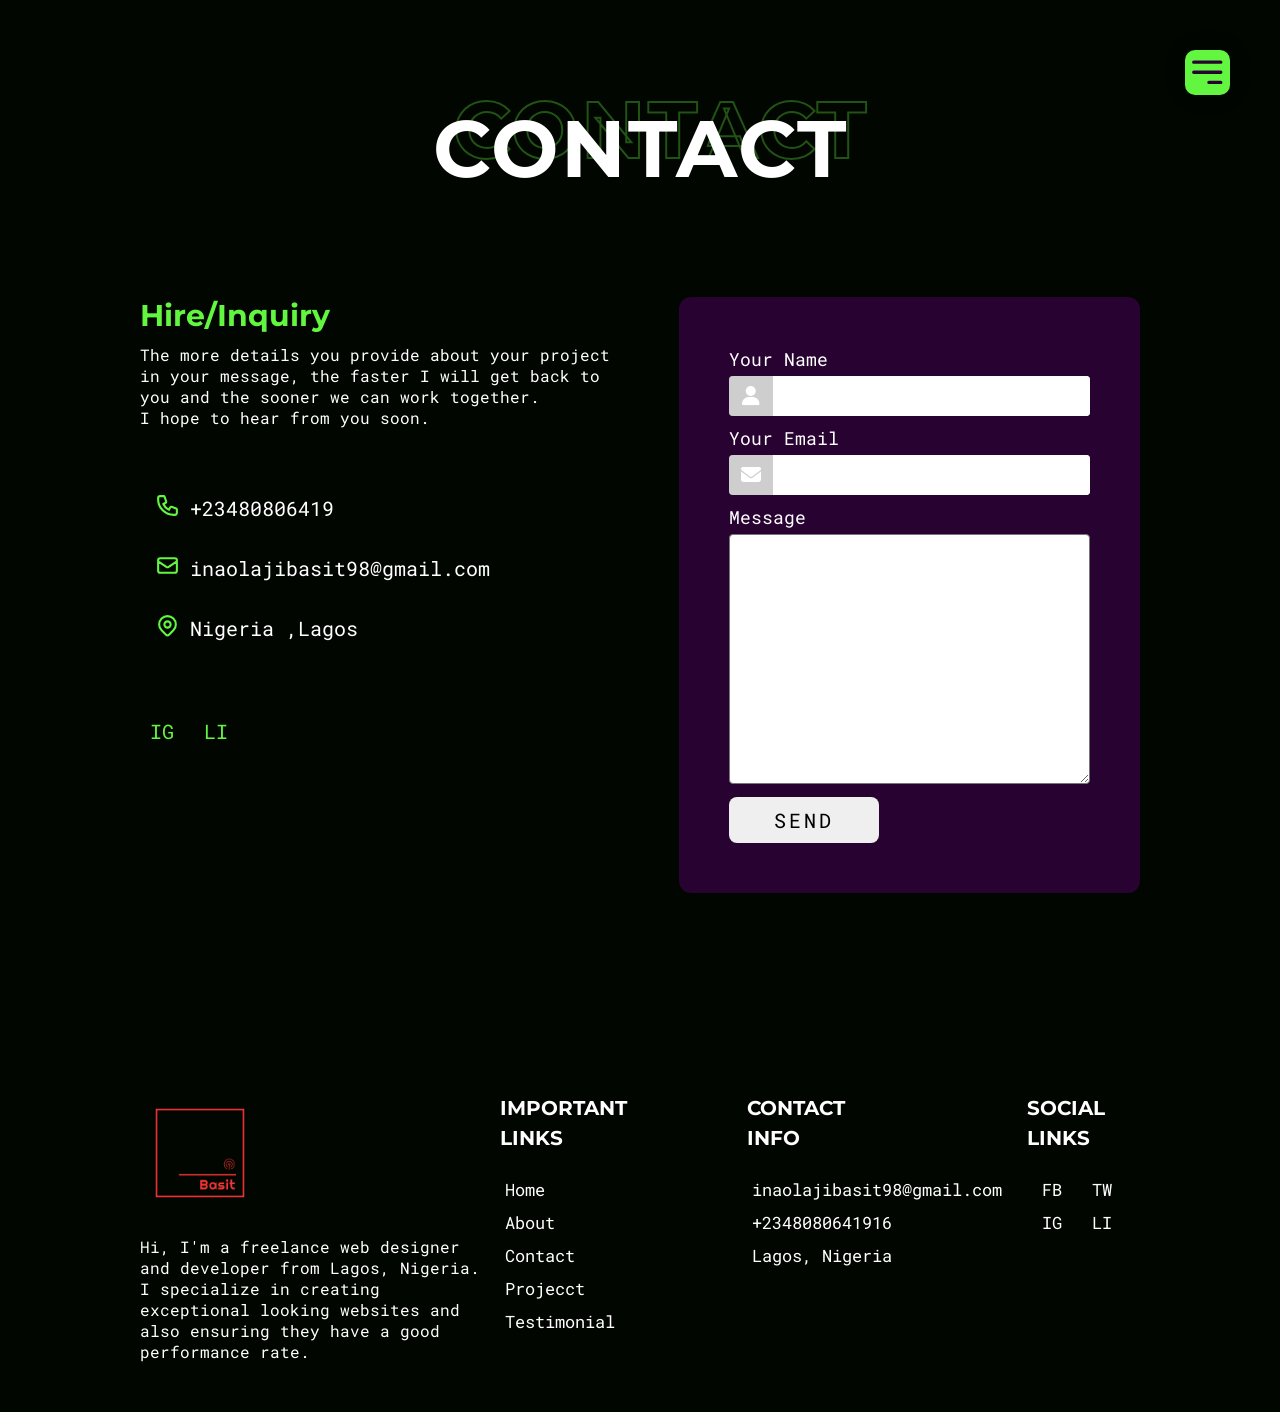
<file: contact.html>
<!DOCTYPE html>
<html lang="en">
<head>
    <meta charset="UTF-8">
    <meta http-equiv="X-UA-Compatible" content="IE=edge">
    <meta name="viewport" content="width=device-width, initial-scale=1.0">
    <link rel="stylesheet" href="https://cdnjs.cloudflare.com/ajax/libs/font-awesome/6.1.1/css/all.min.css"/>
    <title>Basit - Portfolio</title>
    <link rel="stylesheet" href="./styles.css">
</head>
<body>
    <!-- navigation section  -->
    <section id="navigation" >
        <div class="nav-icon">
            <svg xmlns="http://www.w3.org/2000/svg" class="h-6 w-6" fill="none" viewBox="0 0 24 24" stroke="currentColor" stroke-width="2">
                <path stroke-linecap="round" stroke-linejoin="round" d="M4 6h16M4 12h16m-7 6h7" />
              </svg>
        </div>
    </section>
    <section id="nav-content">
        <div class="close-btn">
            <svg xmlns="http://www.w3.org/2000/svg" class="h-6 w-6" fill="none" viewBox="0 0 24 24" stroke="currentColor" stroke-width="2 ">
                <path stroke-linecap="round" stroke-linejoin="round" d="M10 14l2-2m0 0l2-2m-2 2l-2-2m2 2l2 2m7-2a9 9 0 11-18 0 9 9 0 0118 0z" />
              </svg>
        </div>
        <div class="wrapper">
            <h2 class="section-heading" data-outline="Menu">Menu</h2>
            <nav>
                <ul>
                    <li><a data-text="Home" href="./index.html#hero">Home</a></li>
                    <li><a data-text="About" href="./index.html#about">About</a></li>
                    <li><a data-text="Projects" href="./index.html#projects">Projects</a></li>
                    <li><a data-text="Testimonials" href="./index.html#testimonial">Testimonials</a></li>
                    <li><a data-text="Contact" href="./contact.html">Contact</a></li>
                </ul>
            </nav>
        </div> 
    </section>
    <!-- end navigation section  -->
    <!-- contact section -->
    <section id="contact">
        <div class="container">
            <h2 class="section-heading" data-outline="Contact" >Contact</h2>
            <div class="wrapper">
                <div class="left">
                    <h2 class="contact-heading">Hire/Inquiry</h2>
                    <p class="contact-desc">
                        The more details you provide about your project in your message, the faster I will get back to you and the sooner we can work together. <br>
                        I hope to hear from you soon.
                    </p>
                    <div class="contact-info">
                        <ul>
                            <li><a href="#">
                                <span class="icon"><svg xmlns="http://www.w3.org/2000/svg" class="h-6 w-6" fill="none" viewBox="0 0 24 24" stroke="currentColor" stroke-width="2">
                                    <path stroke-linecap="round" stroke-linejoin="round" d="M3 5a2 2 0 012-2h3.28a1 1 0 01.948.684l1.498 4.493a1 1 0 01-.502 1.21l-2.257 1.13a11.042 11.042 0 005.516 5.516l1.13-2.257a1 1 0 011.21-.502l4.493 1.498a1 1 0 01.684.949V19a2 2 0 01-2 2h-1C9.716 21 3 14.284 3 6V5z" />
                                  </svg></span>
                                <span class="text">+23480806419</span>
                            </a></li>
                            <li><a href="#">
                                <span class="icon"><svg xmlns="http://www.w3.org/2000/svg" class="h-6 w-6" fill="none" viewBox="0 0 24 24" stroke="currentColor" stroke-width="2">
                                    <path stroke-linecap="round" stroke-linejoin="round" d="M3 8l7.89 5.26a2 2 0 002.22 0L21 8M5 19h14a2 2 0 002-2V7a2 2 0 00-2-2H5a2 2 0 00-2 2v10a2 2 0 002 2z" />
                                  </svg></span>
                                <span class="text">inaolajibasit98@gmail.com</span>
                            </a></li>
                            <li><a href="#">
                                <span class="icon"><svg xmlns="http://www.w3.org/2000/svg" class="h-6 w-6" fill="none" viewBox="0 0 24 24" stroke="currentColor" stroke-width="2">
                                    <path stroke-linecap="round" stroke-linejoin="round" d="M17.657 16.657L13.414 20.9a1.998 1.998 0 01-2.827 0l-4.244-4.243a8 8 0 1111.314 0z" />
                                    <path stroke-linecap="round" stroke-linejoin="round" d="M15 11a3 3 0 11-6 0 3 3 0 016 0z" />
                                  </svg></span>
                                <span class="text">Nigeria ,Lagos</span>
                            </a></li>
                        </ul>
                    </div>
                    <div class="social-info">
                        <ul>
                            <!-- <li><a href="#">FB</a></li> -->
                            <li><a href="https://www.instagram.com/basit_inaolaji/">IG</a></li>
                            <!-- <li><a href="#">TW</a></li> -->
                            <li><a href="https://www.linkedin.com/in/basit-inaolaji-a8947b231?utm_source=share&utm_campaign=share_via&utm_content=profile&utm_medium=ios_app">LI</a></li>
                        </ul>
                    </div>
                </div>
                <div class="right">
                    <div class="form-wrapper">
                        <form  action="https://formspree.io/f/meqnlkyp" method="POST">
                            <div class="form-group">
                                <label for="name">Your Name</label>
                                <div class="input-wrapper">
                                    <span class="icon"><i class="fa-solid fa-user"></i></span>
                                    <input type="text" name="name" id="name">
                                </div>
                            </div>
                            <div class="form-group">
                                <label for="name">Your Email</label>
                                <div class="input-wrapper">
                                    <span class="icon"><i class="fa-solid fa-envelope"></i></span>
                                    <input type="email" name="email id="email">
                                </div>
                            </div>
                            <div class="form-group">
                                <label for="message">Message</label>
                                <textarea name="message" type="text" id="message" width="100%"></textarea>
                            </div>
                            <button type="submit">Send</button>
                        </form>
                    </div>
                </div>
            </div>
        </div>
    </section>
    <!-- end contact section  -->

    <!-- Footer  Section -->
    <section id="footer">
        <div class="container">
            <footer>
                <div class="col-1">
                    <div class="logo">
                        <a href="#">
                            <img src="./image/logo.png" alt="logo">
                        </a>
                    </div>
                    <p>Hi, I'm a freelance web designer and developer from Lagos, Nigeria. I specialize in creating exceptional looking websites and also ensuring they have a good performance rate.</p>
                </div>
                <div class="col-2">
                    <h2 class="column-heading">Important <br> Links</h2>
                    <ul>
                        <li><a href="./index.html#hero">Home</a></li>
                        <li><a href="./index.html#about">About</a></li>
                        <li><a href="./contact.html">Contact</a></li>
                        <li><a href="./index.html#projects">Projecct</a></li>
                        <li><a href="./index.html#testimonial">Testimonial</a></li>
                    </ul>
                </div>
                <div class="col-3">
                    <h2 class="column-heading">Contact <br>Info</h2>
                    <ul>
                        <li><a href="mailto:inaolajibasit98@gmail.com">inaolajibasit98@gmail.com</a></li>
                        <li><a href="#">+2348080641916</a></li>
                        <li><a href="#">Lagos, Nigeria</a></li>
                    </ul>
                </div>
                <div class="col-4">
                    <h2 class="column-heading"> Social <br> Links</h2>
                    <ul>
                        <li><a href="#">FB</a></li>
                        <li><a href="#">TW</a></li>
                        <li><a href="#">IG</a></li>
                        <li><a href="#">LI</a></li>
                    </ul>
                </div>
            </footer>
        </div>
    </section>
    <!-- End Footer  Section --> 
    <script src="./main.js"></script>
</body>
</html>
</file>
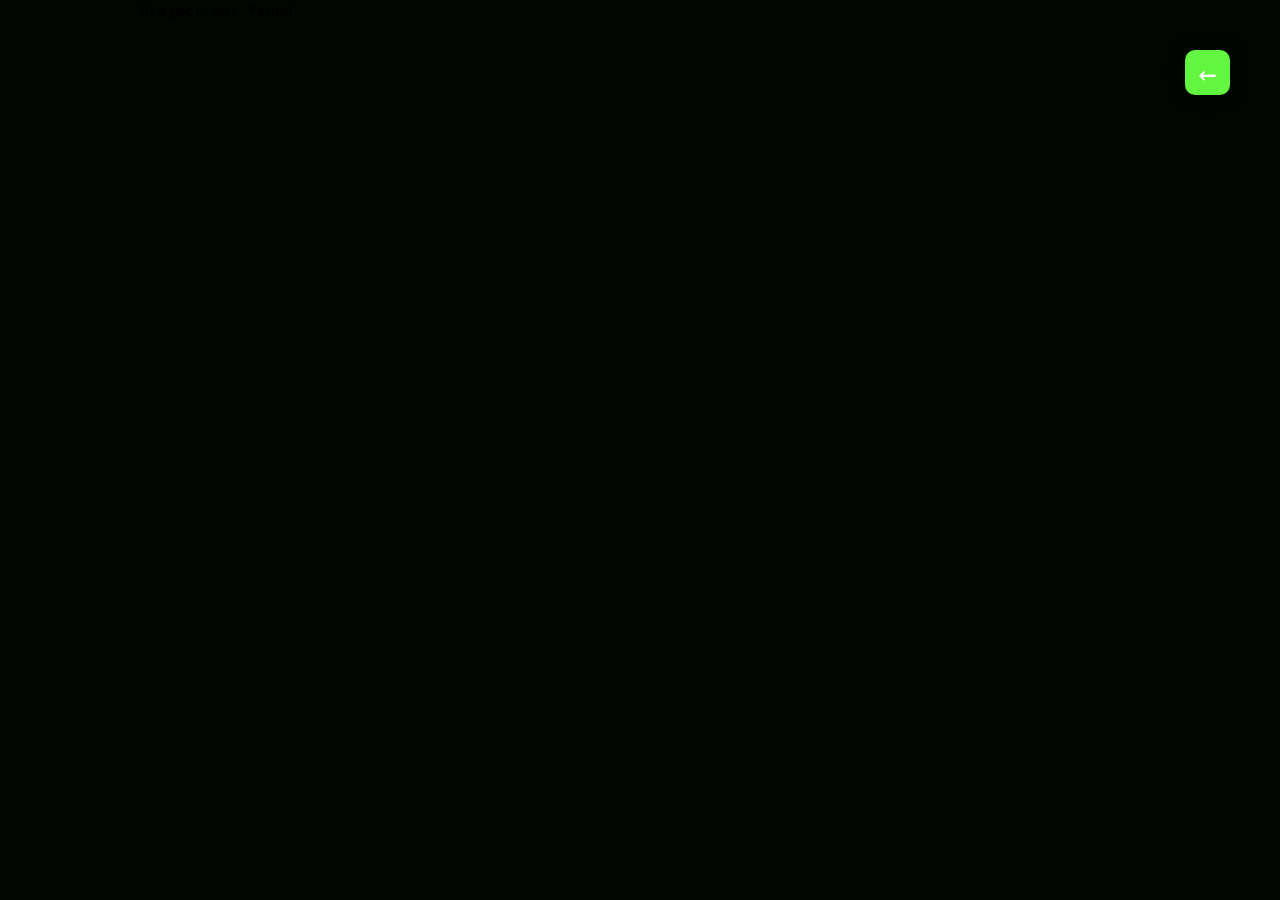
<file: project-details.html>
<!DOCTYPE html>
<html lang="en">
<head>
    <meta charset="UTF-8">
    <meta name="viewport" content="width=device-width, initial-scale=1.0">
    <title>Project Details</title>
    <link rel="stylesheet" href="styles.css">
    <script src="project-data.js"></script>
</head>
<body>

    <section id="navigation">
        <div class="nav-icon" onclick="window.location.href='index.html#projects'">
            <span style="font-size:3rem; color:white;">&larr;</span>
        </div>
    </section>

    <section id="project-hero">
        <div class="container">
            <h1 class="project-page-title" id="p-title">Loading...</h1> 
            <p class="project-page-subtitle" id="p-subtitle"></p>
            
            <div class="project-banner-img">
                <img id="p-img" src="" alt="Project Cover">
            </div>

            <div class="project-info-grid">
                <div class="info-left">
                    <h3>Project Overview</h3>
                    <p id="p-desc"></p>
                </div>

                <div class="info-right">
                    <div class="info-card">
                        <h3>Tech Stack</h3>
                        <ul class="tech-list" id="p-tech">
                            </ul>
                    </div>

                    <div class="info-card">
                        <h3>Links</h3>
                        <div class="project-links">
                            <a id="p-live" href="#" target="_blank" class="primary-btn">Live Preview</a>
                            <a id="p-repo" href="#" target="_blank" class="primary-btn outline">GitHub Repo</a>
                        </div>
                    </div>
                </div>
            </div>
        </div>
    </section>

    <script>
        // 1. Get the Project ID from the URL (e.g., ?id=harlink)
        const urlParams = new URLSearchParams(window.location.search);
        const projectId = urlParams.get('id');

        // 2. Find the data in our JS file
        const project = projectsData[projectId];

        // 3. Populate the HTML elements
        if (project) {
            document.getElementById('p-title').innerText = project.title;
            document.getElementById('p-subtitle').innerText = project.subtitle;
            document.getElementById('p-desc').innerText = project.description;
            document.getElementById('p-img').src = project.img;
            document.getElementById('p-live').href = project.liveLink;
            document.getElementById('p-repo').href = project.githubLink;

            // Populate Tech Stack List
            const techList = document.getElementById('p-tech');
            project.techStack.forEach(tech => {
                const li = document.createElement('li');
                li.innerText = tech;
                techList.appendChild(li);
            });
        } else {
            document.querySelector('.container').innerHTML = "<h1>Project not found</h1>";
        }
    </script>
</body>
</html>
</file>
<file: styles.css>
@import url('https://fonts.googleapis.com/css2?family=Montserrat:wght@700;900&family=Poppins:wght@600&family=Roboto+Mono:wght@300;500&display=swap');
/* font-family: 'Montserrat', sans-serif;
font-family: 'Poppins', sans-serif;
font-family: 'Roboto Mono', monospace; */
/* Variables */
:root{
    --primary-color: #62F641;
    --secondary-black: snow;
    --secondary-grey: #fff;
    --body-bg: #020600;
}

/* Global Styles */
*{
    padding: 0;
    margin: 0;
    box-sizing: border-box;
}
html{
    font-family: 'Roboto Mono', monospace; 
    font-size: 10px;
    scroll-behavior: smooth;
}
body{
    background-color: var(--body-bg);
}
img{
    width: 100%;
    height: 100%;
}
a{
    color: black;
    text-decoration: none;
}
p{
    font-size: 1.6rem;
    color: var(--secondary-black);
}
section{
    display: flex;
    align-items: center;
    justify-content: center;
}
.container{
    width: 90%;
    margin: 0 auto;
    max-width: 1000px;
}
.primary-btn{
    display: inline-block;
    background-color: var(--primary-color);
    color: black;
    font-weight: 600;
    font-size: 1.4rem;
    padding: 0.6em 1.6em;
    border-radius: 50px;
}
.buttons{
    margin-top:3rem ;
    display: flex;
    align-items: center;
    justify-content: flex-start;
    gap: 2rem;
}
.buttons svg{
    width: 50px;
    color: #280231;
}
.section-heading{
    font-size: clamp(2rem, 10vw, 8rem);
    text-transform: uppercase;
    font-family: 'Montserrat', sans-serif;
    letter-spacing: 0.2rem;
    text-align: center;
    position: relative;
    margin-bottom: 10rem;
    color: #fff;
}
.section-heading::before {
    content: attr(data-outline);
    position: absolute;
    left: 2%;
    top: -20%;
    width: 100%;
    color: transparent;
    text-align: center;
    text-transform: uppercase;
    font-family: 'Montserrat', sans-serif;
    letter-spacing: 0.2rem;
    -webkit-text-stroke: 2.0px #62f64152;
    z-index: -1;
}
.buttons .outline{
    background-color: transparent;
    color: var(--primary-color);
    border-radius: 50px;
    border: 2px solid var(--primary-color);
}

/* scroll to top */
.scroll-top{
    z-index: 100%;
    height: 50px;
    width: 50px;
    background-color: #280231;
    position: fixed;
    bottom: 20px;
    right: 20px;
    cursor: pointer;
    border-radius: 6px;
    /* display: flex; */
    display: none;
    align-items: center;
    justify-content: center;
    box-shadow: 0px 0px 20px #52DEE53a;
    transform: scale(0.9);
    transition: 0.3 ease ease-in-out transform;
}
.scroll-top svg{
    width: 50%;
    /* color: var(--primary-color); */
    color: white;
    pointer-events: none;
}

/* navigation styles  */
#navigation{
    position: fixed;
    right: 50px;
    top: 50px;
    height: auto;
    z-index: 100;
}
#navigation .nav-icon{
    width: 45px;
    height: 45px;
    cursor: pointer;
    background-color: var(--primary-color);
    display: flex;
    align-items: center;
    justify-content: center;
    box-shadow: 0px 0px 20px #00000036;
    border-radius: 10px;
}
#navigation .nav-icon:active{
    transform: scale(0.9);
}

#navigation .nav-icon svg{
    color: #280231;
    width: 90%;
}
#nav-content{
    position: fixed;
    right: 0;
    width: 80%;
    height: 100%;
    max-width: 800px;
    z-index: 100;
    background-color: #280231;
    color: #340068;
    display: flex;
    align-items: center;
    justify-content: center;
    overflow: hidden;
    transform:  translateX(105%);
    transition: 0.3s ease transform;
}
#nav-content.show{
    transform:  translateX(0);
    box-shadow: -6px 0px 29px 7px #000000a3;
}
#nav-content .section-heading{
    text-align: left;
    color: #62f641;
}
#nav-content .section-heading::before{
    -webkit-text-stroke: 1.5px #87f86d6d;
    text-align: left;
}
#nav-content .wrapper{
    width: 70%;
    position: relative;
}
#nav-content ul{
    list-style: none;
    text-align: left;
}
#nav-content ul li{
    margin-bottom: 2rem;
}
#nav-content ul li a{
    display: inline-block;
    color: white ;
    width: 100%;
    font-size: 4.5rem;
    font-family: 'Montserrat', sans-serif;
}
#nav-content ul li a::after{
    content: attr(data-text);
    pointer-events:none;
    position: absolute;
    right: -150px;
    bottom: 30%;
    width: 100%;
    color: transparent;
    -webkit-text-stroke: 1.5px #87f86d6d;
    opacity: 0;
    z-index: -1;
    text-align: center;
    transform: rotate(90deg) scale(3); 
    transition: .3s ease ;
    transition-property: opacity transform;
}
#nav-content ul li a:hover::after{
    opacity: 1;
    transform: scale(2.5) translateY(-40px) rotate(90deg);
}
#nav-content .close-btn{
    position: absolute;
    left: 10px;
    top: 10px;
    color: white;
    width: 40px;
    height: 40px;
    background-color: #62f641;
    display: flex;
    align-items: center;
    justify-content: center;
    border-radius: 50%;
    cursor: pointer;
    transition: 0.3s ease background-color;
}
#nav-content .close-btn svg{
    width: 90%;
    color: black;
}
#nav-content .close-btn:hover{
    background-color: #62f64180;
}
@media only screen and (max-width: 768px){
    #navigation{
        right: 10px;
        top: 10px;
    }
    #nav-content nav ul li a::after{
        display: none;
    }
    #nav-content .section-heading{
        text-align: right;
        margin-bottom: 5rem;
    }
    #nav-content .section-heading::before{
        text-align: right;
    }
    #nav-content nav ul{
        text-align: right;
    }
    #nav-content nav ul li a{
        font-size: 2.5rem;
    }
    #nav-content .wrapper{
        width: 90%;
    }
}


/* hero secetion */
#hero{
    height: 100vh;
    width: 100%;
    padding-top: 10rem;
}
#hero .container{
    display: flex;
    align-items: center;
    justify-content: center;
}
#hero .container .left{
    flex: 6;
}
#hero .container .right{
    flex: 8;
}
#hero .left .subheading{
    font-size: 1.8rem;
    font-weight: 500;
    text-transform: uppercase;
    color: var(--primary-color);
    opacity: 0;
    animation: fade 2s ease forwards;
    animation-delay: 1.4s;
}
#hero .left .heading{
    font-size: 6rem;
    font-family: 'Montserrat', sans-serif;
    font-weight: 900;
    overflow: hidden;
    color: white;
}
#hero .left .heading .wrapper{
    display: inline-block;
    overflow: hidden;
    /* border: 1px solid red; */
}
#hero .left .heading .wrapper span{
    position: relative;
    bottom: -70px;
    left: -70px;
    animation: reveal 1.2s ease-out forwards;
}
#hero .left .heading .wrapper .extra{
    color: #62f641;
}

@keyframes reveal{
    0%{
        bottom: -70px;
        left: -70px;
    }
    100%{
        bottom: 0;
        left: 0px;
    }
}
@keyframes fade{
    0%{
        opacity: 0;
    }
    100%{
        opacity: 1;
    }
}
#hero .left .desc{
    margin-top: 2.5rem;
    color: var(--secondary-black);
    opacity: 0;
    animation: fade 2s ease forwards;
    animation-delay: 1.4s;
    color: white;
}
#hero .left .buttons{
    animation: fade 0.3s ease-in forwards;
	animation-delay: 1.1s;
	opacity: 0;
}
#hero .right{
    text-align: right;
} 
#hero .right img{
    width: 100%;
	max-width: 450px;
	height: 600px;
	object-fit: cover;
	object-position: 50% 30%;
	border-radius: 12px;
}
@media only screen and (max-width: 768px){
    html{
        font-size: 9px;
    }
    #hero .container{
        flex-direction: column-reverse;
    }
    #hero .container .right{
        text-align: center;
        flex: 1;
        margin-bottom: 2rem;
    }
    #hero .container .right img{
        width: 100%;
        height: 400px;
    }
    #hero .container .left{
        text-align: center;
        padding-right: 0px;
        flex: 1;
        height: fit-content;
    }
    #hero .left .buttons{
        justify-content: center;
    }
    #hero .container .left .heading{
        font-size: 4rem;
        margin: 0 auto;
    }
    #hero .container .left .desc{
        margin: 0 auto;
        margin-top: 2rem;
    }
}
@media only screen and (max-width: 950px){
    #hero .container .right{
        flex: 6;
    }
}

/* services section  */
#services{
    padding: 15rem 0;
}
#services .all-items{
    display: flex;
    align-items: center;
    justify-content: center;
}
#services .items{
    padding: 1.5rem;
    margin: 0px 10px;
    border-radius: 12px;
    color: white;
    background-color: transparent;
    transition: 0.3s ease background-color ;
    box-shadow: 0px 0px 15px 0px rgba(0, 0, 0, 0.144);
    background-color: #0D0D0D;
}
#services .items:nth-child(1):hover{
    /* background-color: #e637c06b; */
    background-color: #0C040E;
}
#services .items:nth-child(2):hover{
    /* background-color: #2192fb9c; */
    background-color: #0C040E;
}
#services .items:nth-child(3):hover{
    /* background-color: #d8973cb4; */
    background-color: #0C040E;
}
#services .items .icon{
    width: 50px;
    height: 50px;
    padding: .8rem;
    border-radius: 50%;
    margin-bottom: 1rem;
}
#services .item-heading{
    font-weight: 500;
    font-size: 2rem;
    font-family: "Poppins", sans-serif;
    margin-bottom: 1.5rem;
    /* color: var(--primary-color); */
    color: #86f86d;
}
#services .item-desc{
    color: var(--secondary-grey);
}
#services .items:nth-child(1) .icon{
    background-color: #E637BF ;
}
#services .items:nth-child(2) .icon{
    background-color: #2192fb ;
}
#services .items:nth-child(3) .icon{
    background-color: #D8973C ;
}
@media only screen and (max-width : 768px){
    #services .all-items{
        flex-direction: column;
        text-align: center;
    }
    #services .items .icon{
        margin: 0 auto;
        margin-bottom: 1rem;
    }
    #services .items{
        margin: 2rem 0;
    }
    #services .items:nth-child(1){
        background-color: #0845d659;
    }
    #services .items:nth-child(2){
        background-color: #00ff7327;
    }
    #services .items:nth-child(3){
        background-color: #cbbef093 ;
    }
}

/* testimonial section  */
#testimonial{
    padding: 15rem 0;
    overflow-x: hidden;
}
#testimonial .all-items{
    display: flex;
    align-items:center ;
    justify-content: center;
    gap: 3rem;
}
#testimonial .items{
    text-align: center;
    position: relative;
    padding: 20px;
}
#testimonial .items:nth-child(1),
#testimonial .items:nth-child(3){
    flex: 3;
    transform: scale(0.8);
}
#testimonial .items:nth-child(2){
    flex: 4;
}
#testimonial .items::after{
    content: '';
    position: absolute;
    height: 120%;
    width: 100%;
    left: 0;
    top: 45px;
    z-index: -1;
    box-shadow: 0px 0px 20px 0px #FF101F1f;
    background-color: #280231;
}
#testimonial .items:nth-child(2)::after{
    transform: skew(350deg, 354deg);
    border-radius: 26px 67px 35px 67px;
    height: 100%;
}
#testimonial .items:nth-child(1)::after ,
#testimonial .items:nth-child(3)::after{
    transform: skew(2deg,9deg);
    height: 95%;
    border-radius: 52px 30px 59px 68px;
}
#testimonial .img{
    width: 80px;
    height: 80px;
    border-radius: 50%;
    overflow: hidden;
    margin: 0 auto;
    margin-bottom: 2rem; 
}
#testimonial .img img{
    object-fit: cover;
}
#testimonial .testimonial-heading{
    font-size: 2.4rem;
    text-transform: uppercase;
    font-family: 'Montserrat', sans-serif;
    margin-bottom: 0.5rem;
    color: white;
}
#testimonial .testimonial-subheading{
    font-size: 1.6rem;
    margin-bottom: 1rem;
    color: #F3EFF5;
}
#testimonial .items:nth-child(2) .testimonial-subheading{
    text-align: center;
    margin: auto;
}
#testimonial .icon{
    max-width: 35px;
    margin: 1.5rem auto;
    /* color: var(--primary-color); */
    opacity: .5;
    color: #86f86d;
}
#testimonial .testimonial-desc{
    color: var(--secondary-grey);
}
@media only screen and (max-width:950px){
    #testimonial .all-items{
        flex-direction: column;
        max-width: 400px;
        margin: 0 auto;
        gap: 50px;
    }
}

/* stats style  */
#stats {
    padding: 20rem 0 10rem 0;
    flex-direction: column;
    overflow: hidden;
}
#stats .all-items{
    display: flex;
    align-items: center;
    justify-content: center;
}
#stats .all-items .items{
    padding: 2rem;
    max-width: 360px;
}
#stats .number{
    font-family: 'Poppins', sans-serif;
    font-size: 8rem;
}
#stats .stats-sub-heading{
    font-size: 2rem;
    margin-bottom: 2rem;
}
#stats .all-items .items:nth-child(1){
    background-color: #55D6BE;
}
#stats .all-items .items:nth-child(2){
    background-color: #06D6A0;
}
#stats .all-items .items:nth-child(3){
    background-color: #388697;
}
@media only screen and (max-width:768px){
    #stats .all-items{
        flex-direction: column;
    }
}

/* about section */
#about{
    padding: 15rem 0;
}
#about .wrapper{
    display: flex;
    align-items: center;
    justify-content: center;
    gap: 30px;
}
#about .left {
    padding: 2rem;
    text-align: center;
}
#about .left .card{
    box-shadow: 0px 0px 20px #29013299 ;
    padding: 3rem;
    border-radius: 12px ;
    min-height: 400px;
    background-color: #280231;
}
#about .left .card .img{
    width: 80px;
    height: 80px;
    margin: 0 auto;
    overflow: hidden;
    border-radius: 50%;
    margin-bottom: 2rem;
}

#about .left .card .img img{
    object-fit: cover;
}
#about .left .card .card-desc{
    color: var(--secondary-grey);
    margin-bottom: 2rem;
    padding: 10px;
}
#about .left .card .card-name{
    font-size: 2rem;
    margin-bottom: 0.2rem;
    color: #86f86d;
}
#about .left .card .card-sub-title{
    font-size: 1.6rem;
}
#about .subheading{
    color: var(--primary-color);
    margin-bottom: 1rem;
}
#about .right .slogan{
    font-size: 2.5rem;
    margin-bottom: 2rem;
    color: white;
}
#about .right .right-text{
    color: var(--secondary-grey);
}
#about .buttons .outline{
    background-color: transparent;
    color: var(--primary-color);
    border-radius: 50px;
    border: 2px solid var(--primary-color);
}
@media only screen and (max-width:768px){
    #about .wrapper{
        flex-direction: column-reverse;
        text-align: center;
    }
    #about .right .buttons{
        flex-direction: column;
    }
    #about .right .buttons a{
        width: 100%;
        text-align: center ;
    }
}

/* projects section  */
#projects{
    padding: 10rem 0;
}
#projects .items{
    display: flex;
    align-items: center;
    justify-content: center;
    max-width: 800px;
    margin: 0 auto;
    margin-bottom: 15rem;
}
#projects .items:nth-child(even){
    flex-direction: row-reverse;
}
#projects .items .left{
    flex: 1;
}
#projects .items .right{
    flex: 1;
    margin-left: -150px;
    background-color: #280231;
    padding: 5rem 3rem;
    border-radius: 12px;
    box-shadow: 0px 0px 20px #00000028;
    z-index: 2;
}
#projects .items:nth-child(even) .right{
    margin: 0;
} 
#projects .items:nth-child(even) .left{
    margin-left: -150px;
}
#projects .items .left .img{
    height: 500px;
    overflow: hidden;
    border-radius: 12px;
    box-shadow: 0px 0px 20px #4705fc33;
    position: relative;
}
#projects .items .left .img::after{
    content: '';
    position: absolute;
    left: 0;
    right: 0;
    width: 100%;
    height: 100%;
    background-color: #00000028;
}
#projects .items .left .img img{
    object-fit: cover;
    transition: .3s ease transform;
}
#projects .items:hover .left .img img{
    transform: scale(1.1);
    z-index: 1;
}
#projects .items .right .project-title{
    font-size: 2.5rem; 
    font-family: 'Montserrat', sans-serif;
    margin-bottom: 1rem;
    /* color: var(--primary-color); */
    color: #86f86d;
    
}
#projects .items .right .project-sub-title{
    font-size: 1.6rem;
    margin-bottom: 2rem;
    color: white;
}
#projects .items .right .project-desc{
    color: whitesmoke;
    margin-bottom: 3rem;
}
#projects .items .right .external-link{
    display: flex;
    align-items: center;
    justify-content: center;
    gap: 1rem;
    padding: calc(0.6em - 4px) calc(1.6em - 4px);
    color: white;
}
#projects .items .right .external-link svg{
    width: 25px;
    color: white;
}
@media only screen and (max-width: 768px){
    #projects .items {
        flex-direction: column;
    }
    #projects .items .left{
        width: 100%;
    }
    #projects .items .right{
        width: 90%;
        margin-left: 0;
        margin-top: -150px;
    }
    #projects .items:nth-child(even){
        flex-direction: column;
    }
    #projects .items:nth-child(even) .left{
        margin-left: 0;
    }
    #projects .items:nth-child(even) .right{
        margin-top: -150px;
    }
}
@media only screen and (max-width: 450px){
    #projects .items .right .buttons{
        flex-direction: column;
    }
    #projects .items .right .buttons a{
        width: 100%;
        text-align: center;
    }
}

/* contact styles */
#contact{
    padding: 10rem 0;
}
#contact .wrapper{
    display: flex;
    align-items: flex-start;
    justify-content: center;
    gap:5rem;
}
#contact .wrapper .left,
#conatct .wrapper .right{
    flex: 1;
}
#contact .left .contact-heading{
    font-family: 'Montserrat', sans-serif;
    font-size: 3rem;
    margin-bottom: 1rem;
    color: #62f641;
}
#contact .left .contact-desc{
    color: var(--secondary-grey);
    margin-bottom: 5rem;
}
#contact .left .contact-info{
    margin-bottom: 5rem;
}
#contact .left .contact-info ul{
    list-style: none;
}
#contact .left .contact-info ul li{
    border-radius: 12px;
    overflow: hidden;
}
#contact .left .contact-info ul li a{
    display: flex;
    align-items: center;
    justify-content: flex-start;
    font-size: 2rem;
    padding: 1.5rem;
    gap: 1rem;
    color: white;
}
#contact .left .contact-info ul li:hover{
    background-color: #280231;
}
#contact .left .contact-info ul li:hover a{
    color: white;
}
#contact .left .contact-info ul li:hover a .icon{
    color: white;
}
#contact .left .contact-info ul li a .icon{
    width: 25px;
    color: var(--primary-color);
}
#contact .left .contact-info ul li:hover a .text{
    color: white;
}
#contact .left .social-info ul{
    display: flex;
    align-items: center;
    flex-wrap: wrap;
    list-style: none;
    font-size: 2rem;
    gap: 1rem;
    justify-content:flex-start;
    width: 100px;
}
#contact .left .social-info ul li{
    padding: 1rem;
    border-radius: 7px;
}
#contact .left .social-info ul li:hover{
    background-color: #280231;
}
#contact .left .social-info ul li:hover a{
    color: white;
}
#contact .left .social-info ul li a{
    color: var(--primary-color);
}
#contact .right .form-wrapper{
    background-color: #280231;
    max-width: 500px;
    margin: 0 auto;
    padding: 5rem;
    border-radius: 12px;
    color: white;
}
#contact .right .form-group{
    margin-bottom: 1rem;
}
#contact .right .form-group label{
    display: inline-block;
    margin-bottom: 0.5rem;
    font-size: 1.8rem;
}
#contact .right .form-group .input-wrapper{
    background-color: white;
    color: black;
    width: 100%;
    display: flex;
    align-items: center;
    justify-content: flex-start;
    height: 40px;
    border-radius: 4px;
    overflow: hidden;
}
#contact .right .form-group .input-wrapper .icon{
    font-size: 2rem;
    height: 100%;
    width: 50px;
    display: flex;
    align-items: center;
    justify-content: center;
    background-color: #80808063;
    color: white;
}
#contact .right .form-group .input-wrapper input{
    padding: 1rem;
    height: 100%;
    width: 100%;
    outline: none;
    border: none;
    font-size: 2rem;
}
#contact .right .form-group textarea{
    width: 100%;
    height: 250px;
    resize: vertical;
    padding: 1rem;
    outline: none;
    border-radius: 4px;
    font-size: 2rem;
}
#contact .right .form-wrapper button{
    display: inline-block;
    width: 150px;
    font-size: 2rem;
    text-transform: uppercase;
    height: auto;
    padding: 1rem;
    font-family: 'Roboto Mono', monospace;
    letter-spacing: .3rem;
    border-radius: 8px;
    outline: none;
    border: none;
    cursor: pointer;
}
@media only screen and (max-width:786px){
    #contact .wrapper{
        flex-direction: column-reverse;
        justify-content: center;
        align-items: center;
    }
    #contact .right{
        width: 100%;
    }
    #contact .right .form-wrapper{
        padding: 3rem;
        width: 100%;
        max-width: 100%;
    }
}
@media only screen and (max-width:375px){
    #contact .left .contact-heading{
        text-align: center;
    }
    #contact .left .contact-desc{
        text-align: center;
    }
    #contact .left .social-info ul{
        width: auto;
    }
    #contact .left .contact-info ul li a{
        font-size: 1.7rem;
    }
}

/* footer style  */
#footer{
    background-color: var(--body-bg);
    color: white;
    padding: 10rem 0 5rem 0;
}
#footer footer{
    display: flex;
    align-items: flex-start;
    justify-content: flex-start;
    gap:2rem;
}
#footer footer .col-1{
    flex: 3;
}
#footer footer .col-2,
#footer footer .col-3{
    flex: 2;
}
#footer footer .col-4{
    flex: 1;
}
#footer footer .col-1 .logo img {
    max-width: 120px;
    margin-bottom: 2rem;
}
#footer footer .col-1 p{
    color: white;
    margin: 0 auto;
}
#footer footer .column-heading{
    font-family: 'Montserrat', sans-serif;
    font-size: 2rem;
    margin-bottom: 2rem;
    text-transform: uppercase;
    line-height: 1.5em;
    color: white;
}
#footer footer ul{
    list-style: none;
}
#footer footer ul li{
    border-radius: 4px;
}
#footer footer ul li a{
    display: inline-block;
    width: 100%;
    color: white;
    font-size: 1.7rem;
    padding: 0.5rem;
    transition: 0.3 ease ;
}
#footer footer ul li:hover a{
    color: #280231;
}
#footer footer ul li:hover{
    background-color: white;
}
#footer footer .col-4 ul{
    display: flex;
    flex-wrap: wrap;
}
#footer footer .col-4 ul li a{
    min-width: 50px;
    text-align: center;
}
@media only screen and (max-width: 768px){
    #footer footer {
        flex-direction: column;
        justify-content: center;
        align-items: center;
        text-align: center;
    }
    #footer footer .col-1,
    #footer footer .col-2,
    #footer footer .col-3,
    #footer footer .col-4{
        width: 100%;
        margin-bottom: 3rem;
    }
    #footer footer .col-4 ul {
        width: fit-content;
        margin: 0 auto;
    }
}
/* copyright styles  */
#copyright{
    padding: 1rem 0;
    background-color: #28023177;
}
#copyright p{
    color: white;
    margin: 1rem ;
    font-size: 1.4rem;
}
@media only screen and (max-width: 769px){
    #copyright p{
        text-align: center;
        margin: 1rem auto;
    }
}
</file>
